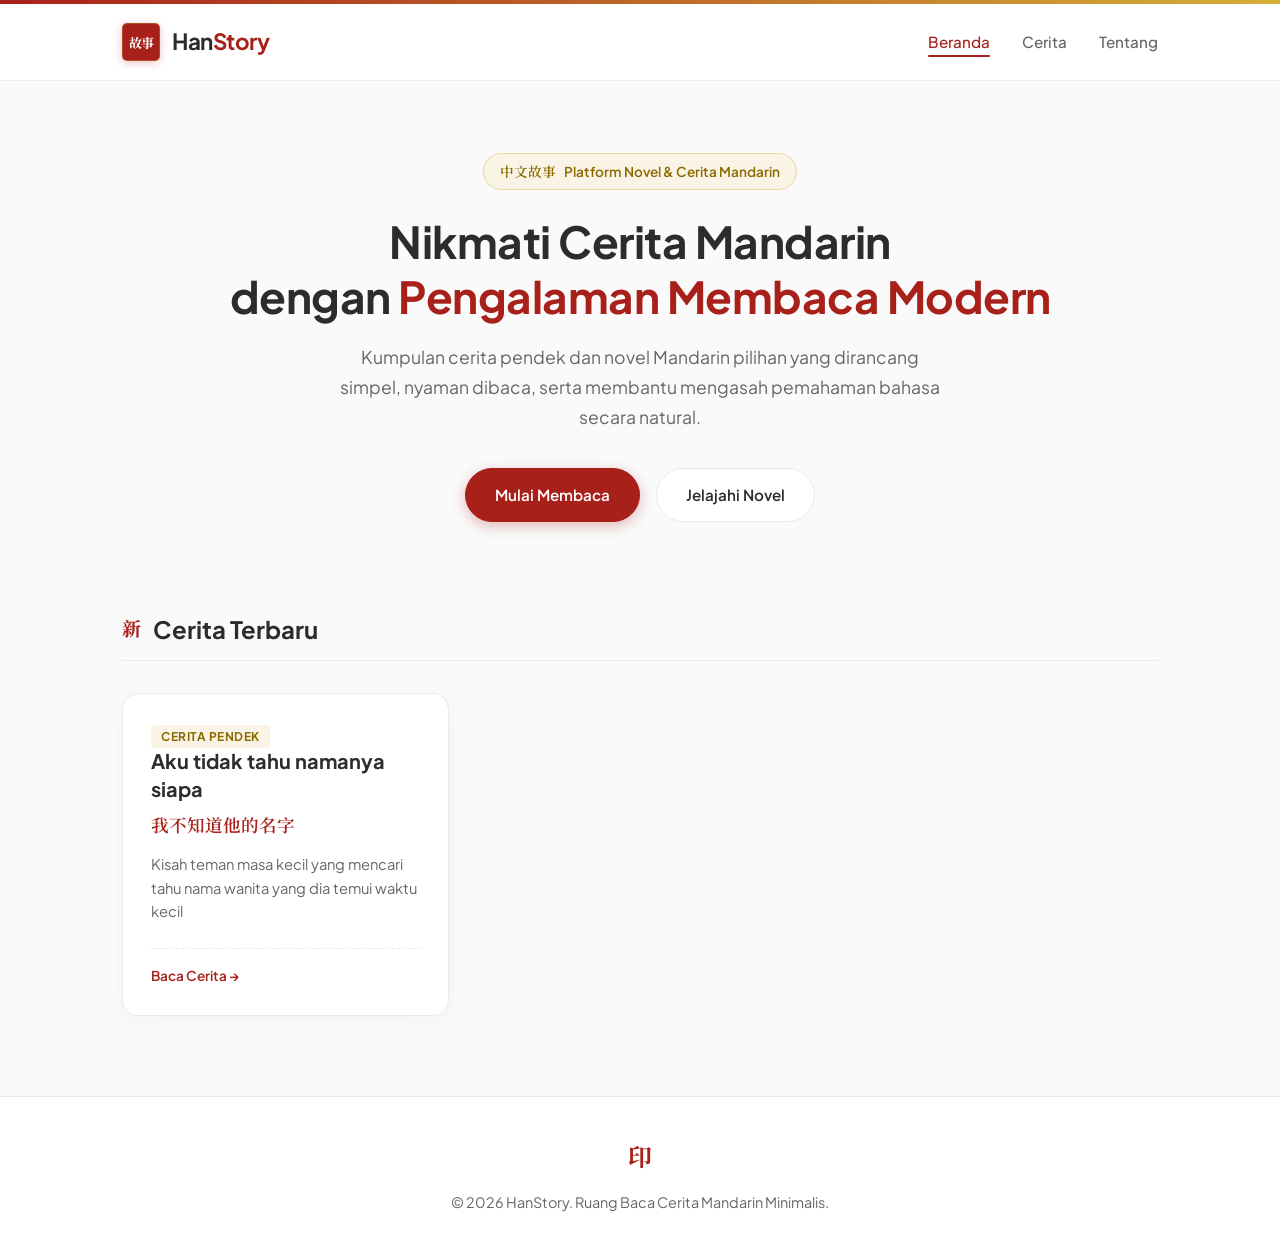
<file: index.html>
<!DOCTYPE html>
<html lang="id">
<head>
    <meta charset="UTF-8">
    <meta name="viewport" content="width=device-width, initial-scale=1.0">
    <title>HanStory - Cerita & Novel Mandarin</title>
    <!-- Google Fonts -->
    <link rel="preconnect" href="https://fonts.googleapis.com">
    <link rel="preconnect" href="https://fonts.gstatic.com" crossorigin>
    <link href="https://fonts.googleapis.com/css2?family=Noto+Serif+SC:wght@400;600;700&family=Plus+Jakarta+Sans:wght@400;500;600;700&display=swap" rel="stylesheet">
    <!-- Hubungkan ke File CSS External -->
    <link rel="stylesheet" href="style.css">
</head>
<body>

    <!-- Red and Gold Accent Bar -->
    <div class="top-accent-bar"></div>

    <!-- Navigation Header -->
    <header>
        <nav class="navbar">
            <a href="#" class="logo">
                <div class="logo-seal zh-text">故事</div>
                <div class="logo-text">Han<span>Story</span></div>
            </a>
            <ul class="nav-links">
                <li><a href="#" class="active">Beranda</a></li>
                <li><a href="cerita.html">Cerita</a></li>
                <li><a href="tentang.html">Tentang</a></li>
            </ul>
        </nav>
    </header>

    <!-- Hero Section -->
    <section class="hero">
        <div class="hero-badge">
            <span class="zh-text">中文故事</span> Platform Novel & Cerita Mandarin
        </div>
        <h1>Nikmati Cerita Mandarin<br>dengan <span class="highlight">Pengalaman Membaca Modern</span></h1>
        <p>Kumpulan cerita pendek dan novel Mandarin pilihan yang dirancang simpel, nyaman dibaca, serta membantu mengasah pemahaman bahasa secara natural.</p>
        <div class="hero-cta">
            <a href="#cerita-terbaru" class="btn btn-primary">Mulai Membaca</a>
            <a href="#" class="btn btn-secondary">Jelajahi Novel</a>
        </div>
    </section>

    <!-- Main Content Section -->
    <main class="content-section" id="cerita-terbaru">
        <div class="section-header">
            <div class="section-title">
                <span class="stamp zh-text">新</span>
                <h2>Cerita Terbaru</h2>
            </div>
        </div>

        <div class="grid-cards">
            <!-- Card 1 -->
            <article class="story-card">
                <div>
                    <span class="card-tag">Cerita Pendek</span>
                    <h3>Aku tidak tahu namanya siapa</h3>
                    <div class="zh-subtitle zh-text">我不知道他的名字</div>
                    <p>Kisah teman masa kecil yang mencari tahu nama wanita yang dia temui waktu kecil</p>
                </div>
                <div class="card-footer">
                    <a href="sesi1.html" class="read-link">Baca Cerita &rarr;</a>
                </div>
            </article>

            <!-- Card 2 -->
          

            <!-- Card 3 -->
            
        </div>
    </main>

    <!-- Footer -->
    <footer>
        <div class="footer-content">
            <div class="footer-seal zh-text">印</div>
            <p>&copy; 2026 HanStory. Ruang Baca Cerita Mandarin Minimalis.</p>
        </div>
    </footer>

</body>
</html>
</file>
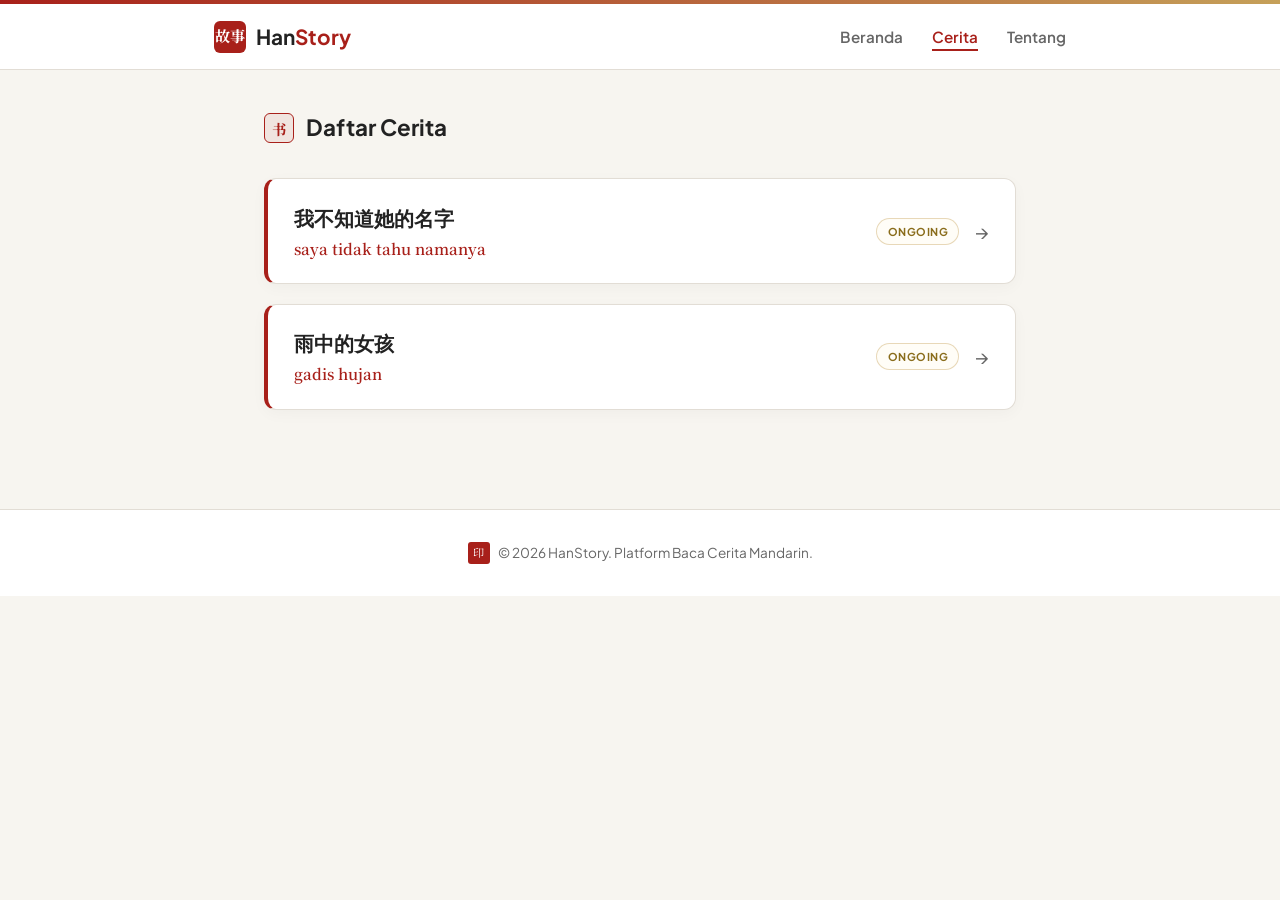
<file: cerita.html>
<!DOCTYPE html>
<html lang="id">
<head>
    <meta charset="UTF-8">
    <meta name="viewport" content="width=device-width, initial-scale=1.0">
    <title>Daftar Cerita - HanStory</title>
    <!-- Google Fonts -->
    <link rel="preconnect" href="https://fonts.googleapis.com">
    <link rel="preconnect" href="https://fonts.gstatic.com" crossorigin>
    <link href="https://fonts.googleapis.com/css2?family=Noto+Serif+SC:wght@400;600;700&family=Plus+Jakarta+Sans:wght@400;500;600;700&display=swap" rel="stylesheet">
    
    <!-- CSS Utama Halaman Cerita -->
    <link rel="stylesheet" href="cerita.css">
</head>
<body>

    <!-- Bar Aksen Atas -->
    <div class="top-accent-bar"></div>

    <!-- Header Navigation -->
    <header>
        <nav class="navbar">
            <a href="index.html" class="logo">
                <div class="logo-seal zh-text">故事</div>
                <div class="logo-text">Han<span>Story</span></div>
            </a>
            <ul class="nav-links">
                <li><a href="index.html">Beranda</a></li>
                <li><a href="cerita.html" class="active">Cerita</a></li>
                <li><a href="tentang.html">Tentang</a></li>
            </ul>
        </nav>
    </header>

    <!-- Konten Utama: Daftar Cerita (Hanya Judul) -->
    <main class="story-list-container">
        
        <div class="section-title">
            <span class="stamp zh-text">书</span>
            <h2>Daftar Cerita</h2>
        </div>

        <!-- CERITA 1 -->
        <a href="novel1.html" class="story-card-link">
            <div class="story-item">
                <div class="story-titles">
                    <h3 class="story-main-title">我不知道她的名字</h3>
                    <div class="story-subtitle zh-text">saya tidak tahu namanya</div>
                </div>
                <div class="story-status-box">
                    <span class="badge-status">ONGOING</span>
                    <span class="arrow-icon">→</span>
                </div>
            </div>
        </a>

        <!-- CERITA 2 -->

        <a href="novel ke-2.html" class="story-card-link">
            <div class="story-item">
                <div class="story-titles">
                    <h3 class="story-main-title">雨中的女孩</h3>
                    <div class="story-subtitle zh-text">gadis hujan</div>
                </div>
                <div class="story-status-box">
                    <span class="badge-status">ONGOING</span>
                    <span class="arrow-icon">→</span>
                </div>
            </div>
        </a>
        

        <!-- CERITA 3 -->
       
        
    </main>

    <!-- Footer -->
    <footer>
        <div class="footer-content">
            <div class="footer-seal zh-text">印</div>
            <p>&copy; 2026 HanStory. Platform Baca Cerita Mandarin.</p>
        </div>
    </footer>

</body>
</html>
</file>
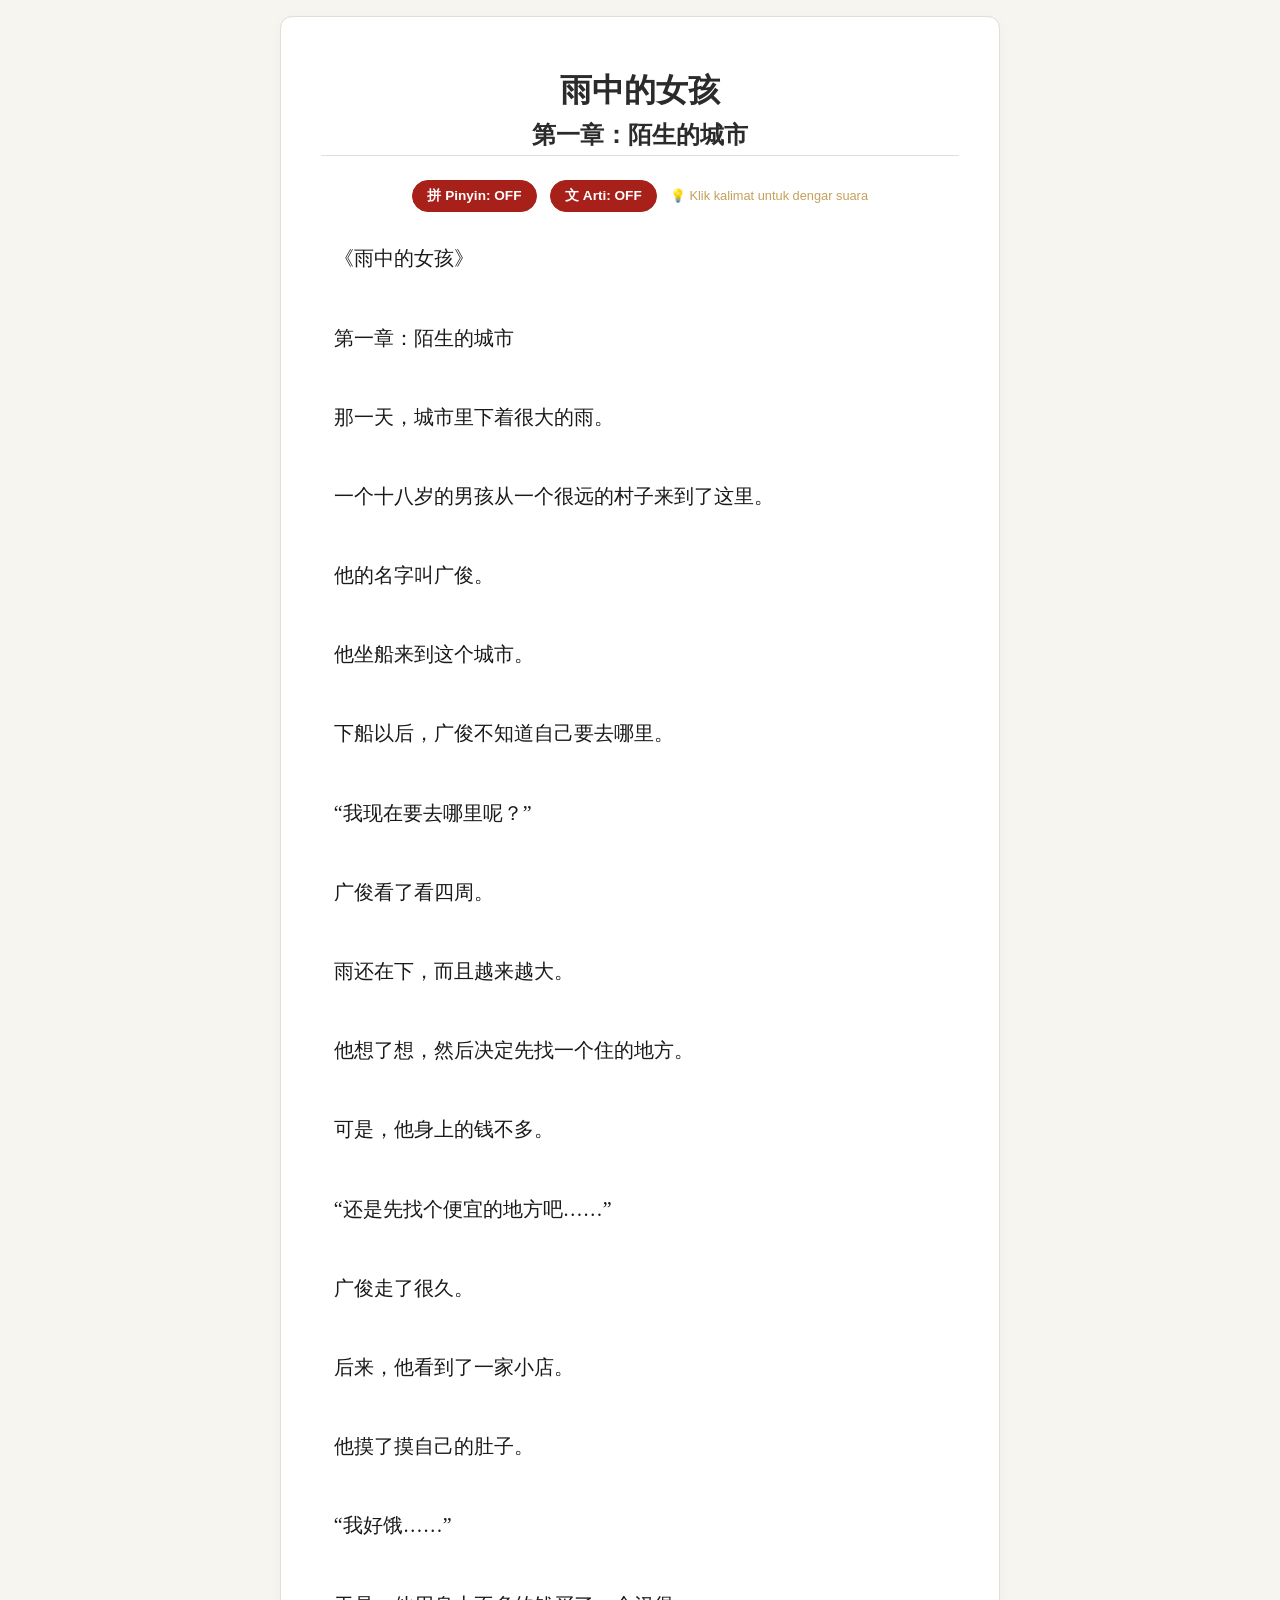
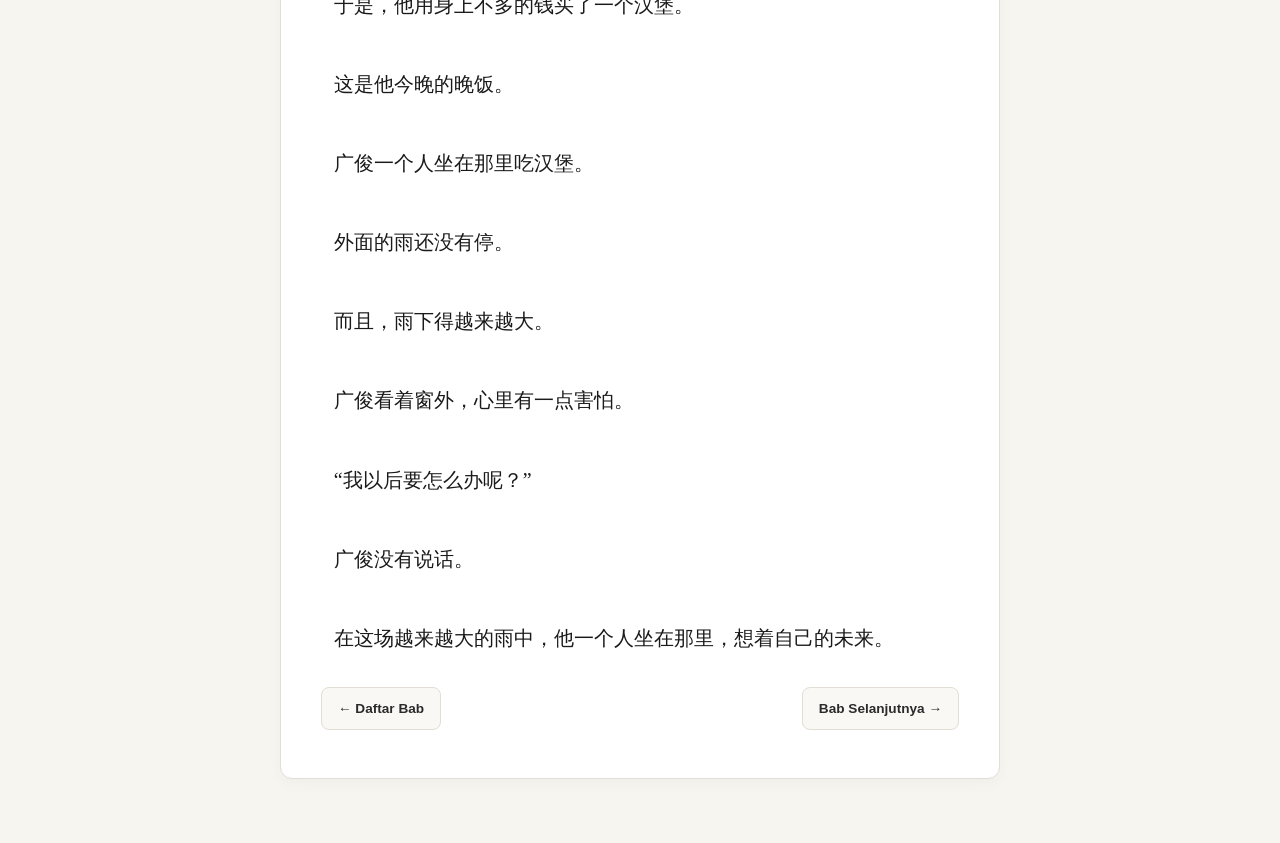
<file: n2-ch1.html>
<!DOCTYPE html>
<html lang="zh-CN">
<head>
    <meta charset="UTF-8">
    <meta name="viewport" content="width=device-width, initial-scale=1.0">
    <title>雨中的女孩 - 第一章：陌生的城市</title>
    <!-- Hubungkan ke CSS kamu -->
    <link rel="stylesheet" href="reader.css">
</head>
<body data-chapter="n2-ch1">

    <div class="reader-container">
        <!-- Header Bab -->
        <header class="chapter-header">
            <h1>雨中的女孩</h1>
            <h2>第一章：陌生的城市</h2>
        </header>

        <!-- Konten Cerita (Tag <p></p> kosong disesuaikan dengan jumlah kalimat di JS) -->
        <main class="story-content">
            <p></p>
            <p></p>
            <p></p>
            <p></p>
            <p></p>
            <p></p>
            <p></p>
            <p></p>
            <p></p>
            <p></p>
            <p></p>
            <p></p>
            <p></p>
            <p></p>
            <p></p>
            <p></p>
            <p></p>
            <p></p>
            <p></p>
            <p></p>
            <p></p>
            <p></p>
            <p></p>
            <p></p>
            <p></p>
            <p></p>
        </main>

        <!-- Navigasi Bab -->
        <nav class="chapter-navigation">
            <a href="detail-cerita.html" class="btn-nav ">← Daftar Bab</a>
            <a href="n2-ch2.html" class="btn-nav next">Bab Selanjutnya →</a>
        </nav>
    </div>

    <!-- Script Utama untuk Injeksi Ruby/Pinyin, Arti, dan Pemutar Audio -->
    <script src="reader.js"></script>
</body>
</html>
</file>
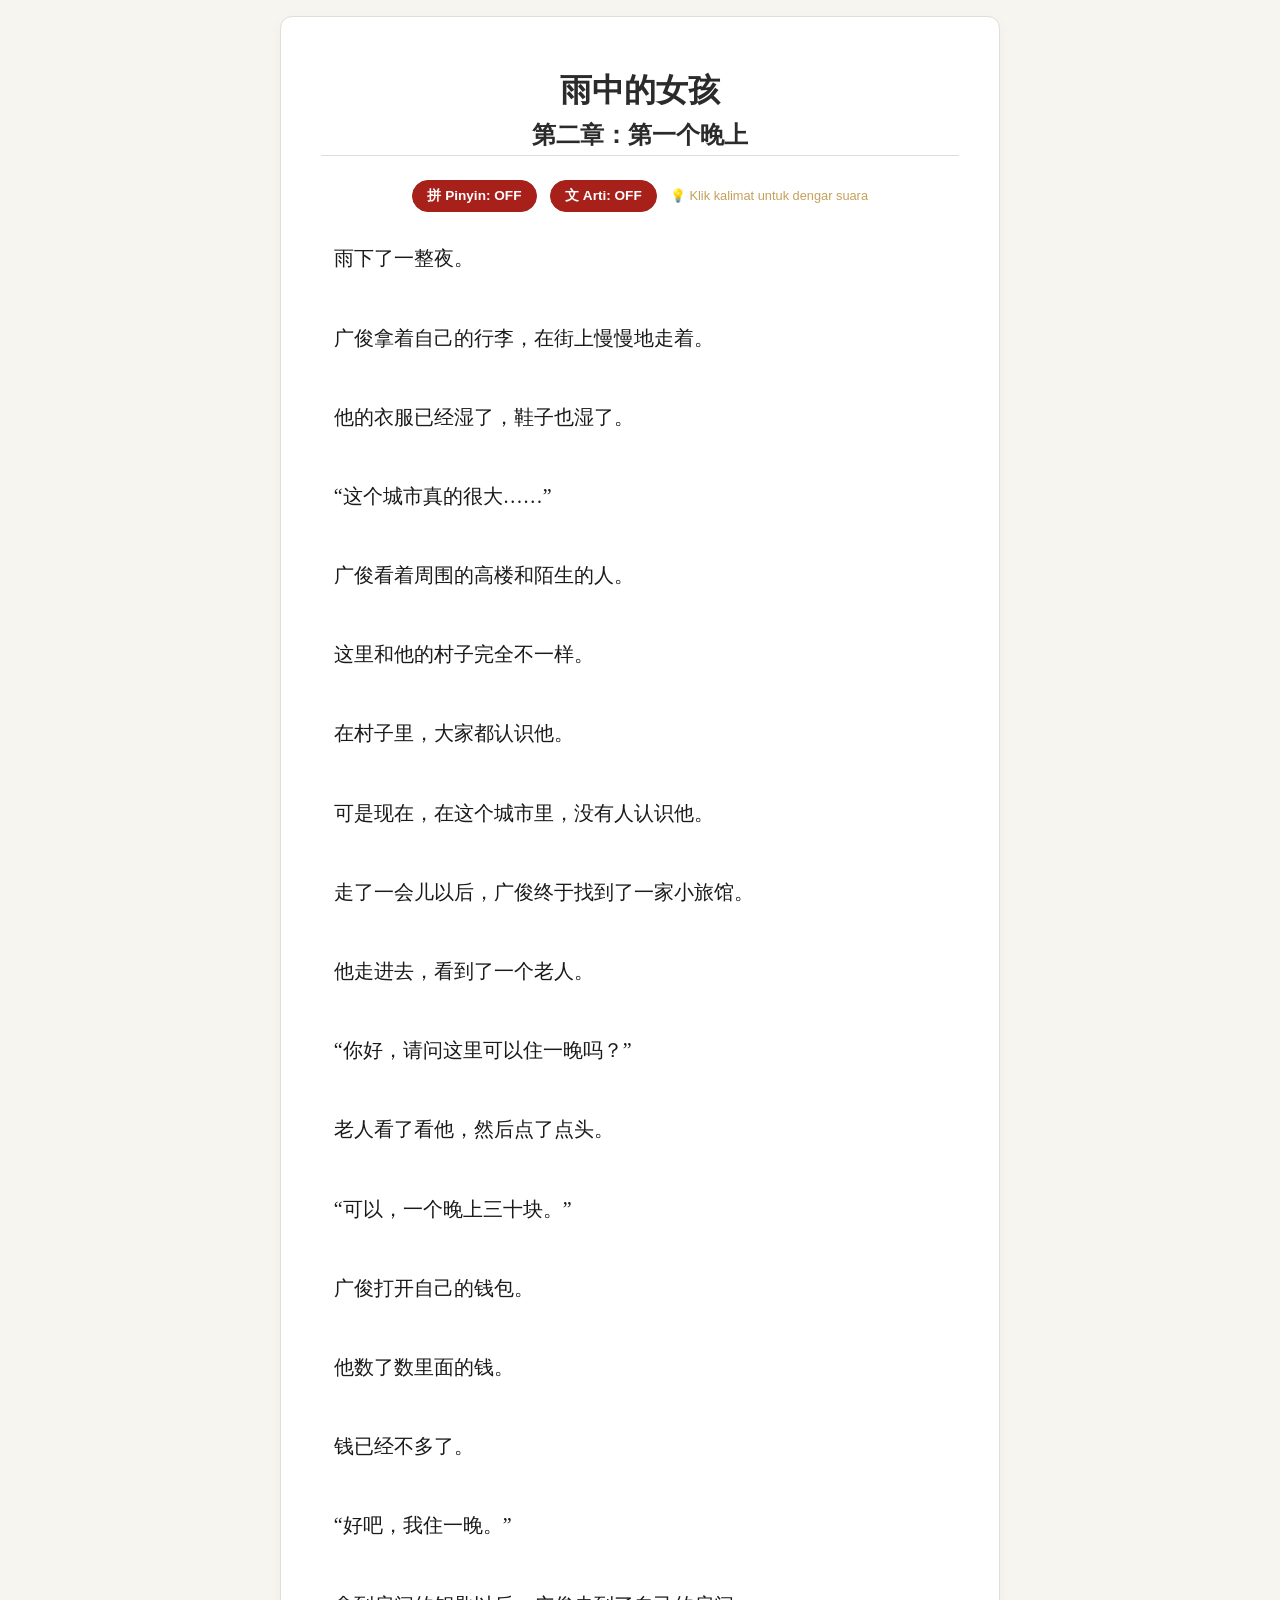
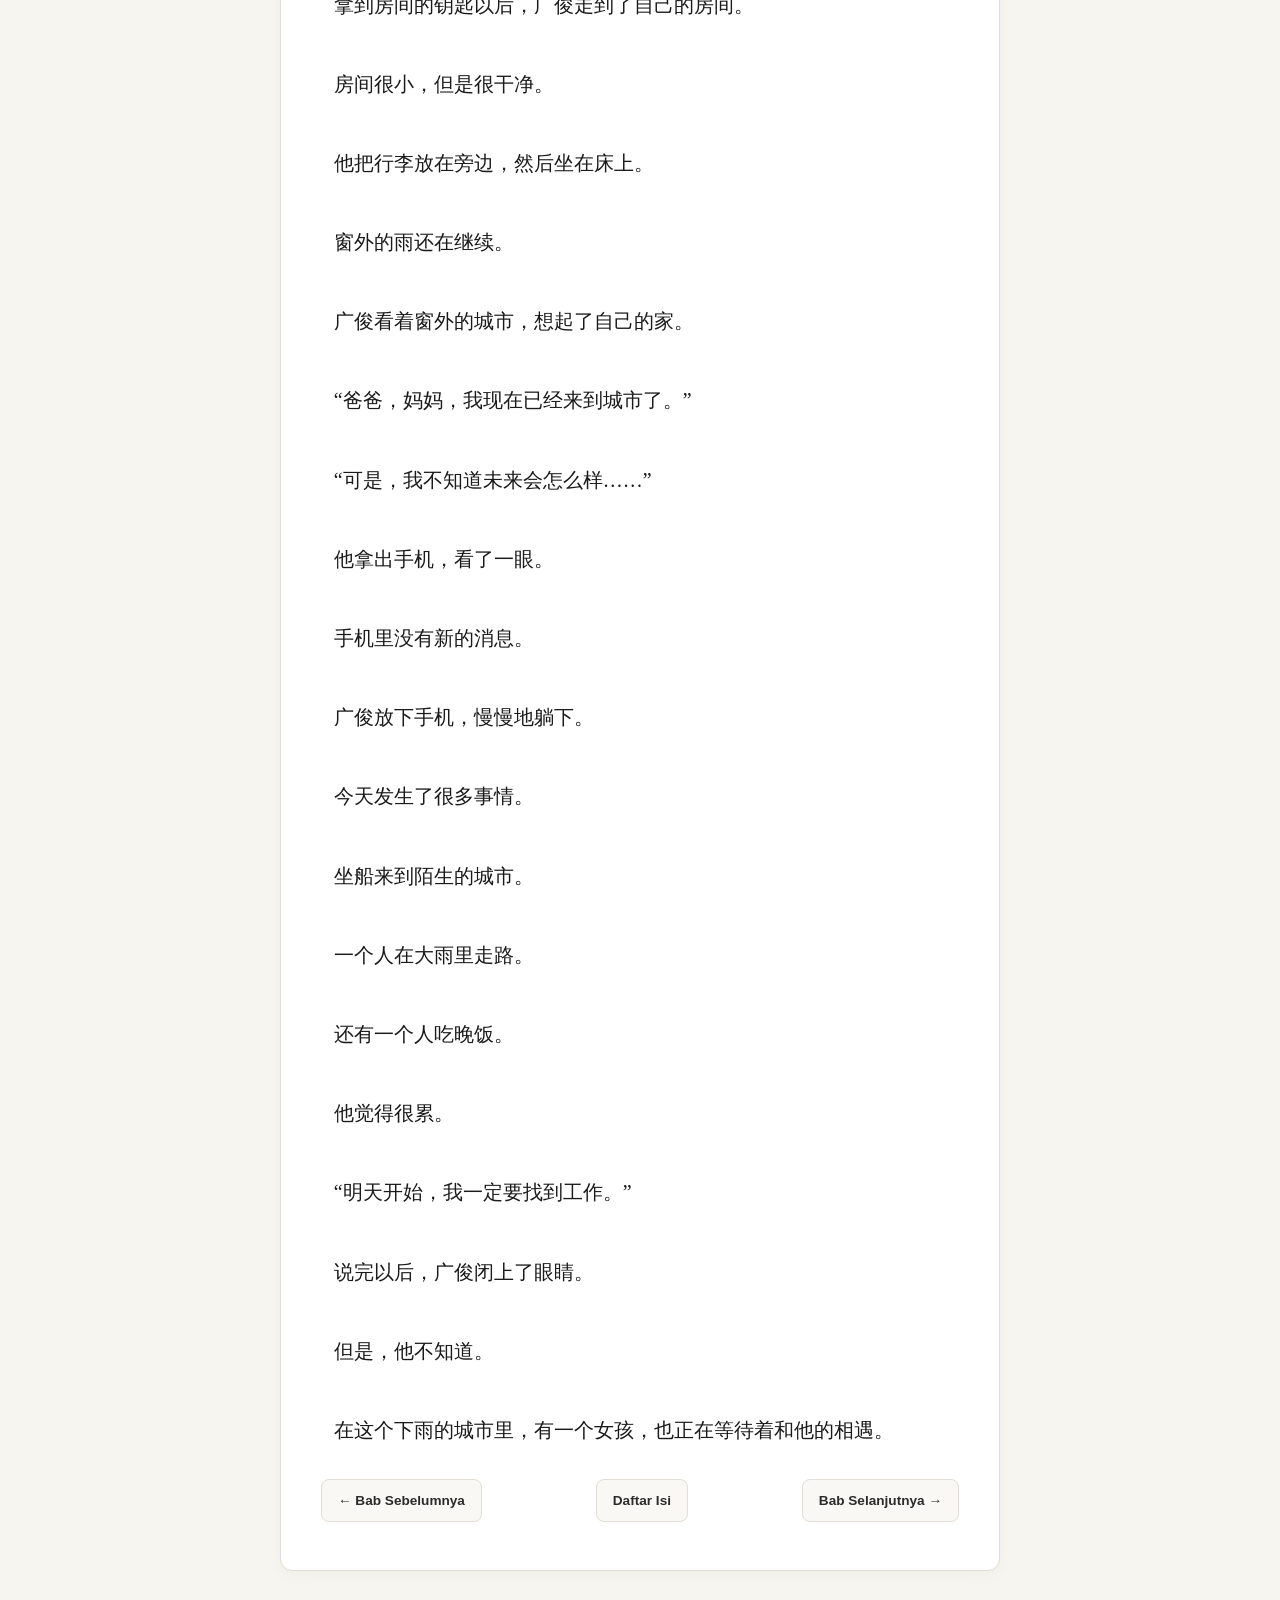
<file: n2-ch2.html>
<!DOCTYPE html>
<html lang="zh-CN">
<head>
    <meta charset="UTF-8">
    <meta name="viewport" content="width=device-width, initial-scale=1.0">
    <title>雨中的女孩 - 第二章：第一个晚上</title>
    <!-- Hubungkan ke CSS kamu (sesuaikan nama filenya jika berbeda) -->
    <link rel="stylesheet" href="reader.css">
</head>
<body data-chapter="n2-ch2">


    <div class="reader-container">
        <!-- Header Bab -->
        <header class="chapter-header">
            <h1>雨中的女孩</h1>
            <h2>第二章：第一个晚上</h2>
        </header>

        <!-- Konten Cerita (Jumlah tag <p> disesuaikan dengan jumlah kalimat di JS) -->
        <main class="story-content">
            <p></p>
            <p></p>
            <p></p>
            <p></p>
            <p></p>
            <p></p>
            <p></p>
            <p></p>
            <p></p>
            <p></p>
            <p></p>
            <p></p>
            <p></p>
            <p></p>
            <p></p>
            <p></p>
            <p></p>
            <p></p>
            <p></p>
            <p></p>
            <p></p>
            <p></p>
            <p></p>
            <p></p>
            <p></p>
            <p></p>
            <p></p>
            <p></p>
            <p></p>
            <p></p>
            <p></p>
            <p></p>
            <p></p>
            <p></p>
            <p></p>
            <p></p>
            <p></p>
            <p></p>
        </main>

        <!-- Navigasi Bab -->
        <nav class="chapter-navigation">
            <a href="n2-ch1.html" class="btn-nav next">← Bab Sebelumnya</a>
            <a href="novel ke-2.html" class="btn-nav">Daftar Isi</a>
            <a href="n2-ch3.html" class="btn-nav next">Bab Selanjutnya →</a>
        </nav>
    </div>

    <!-- Script Utama untuk Injeksi Ruby/Pinyin, Arti, dan Pemutar Audio -->
    <script src="reader.js"></script>
</body>
</html>
</file>
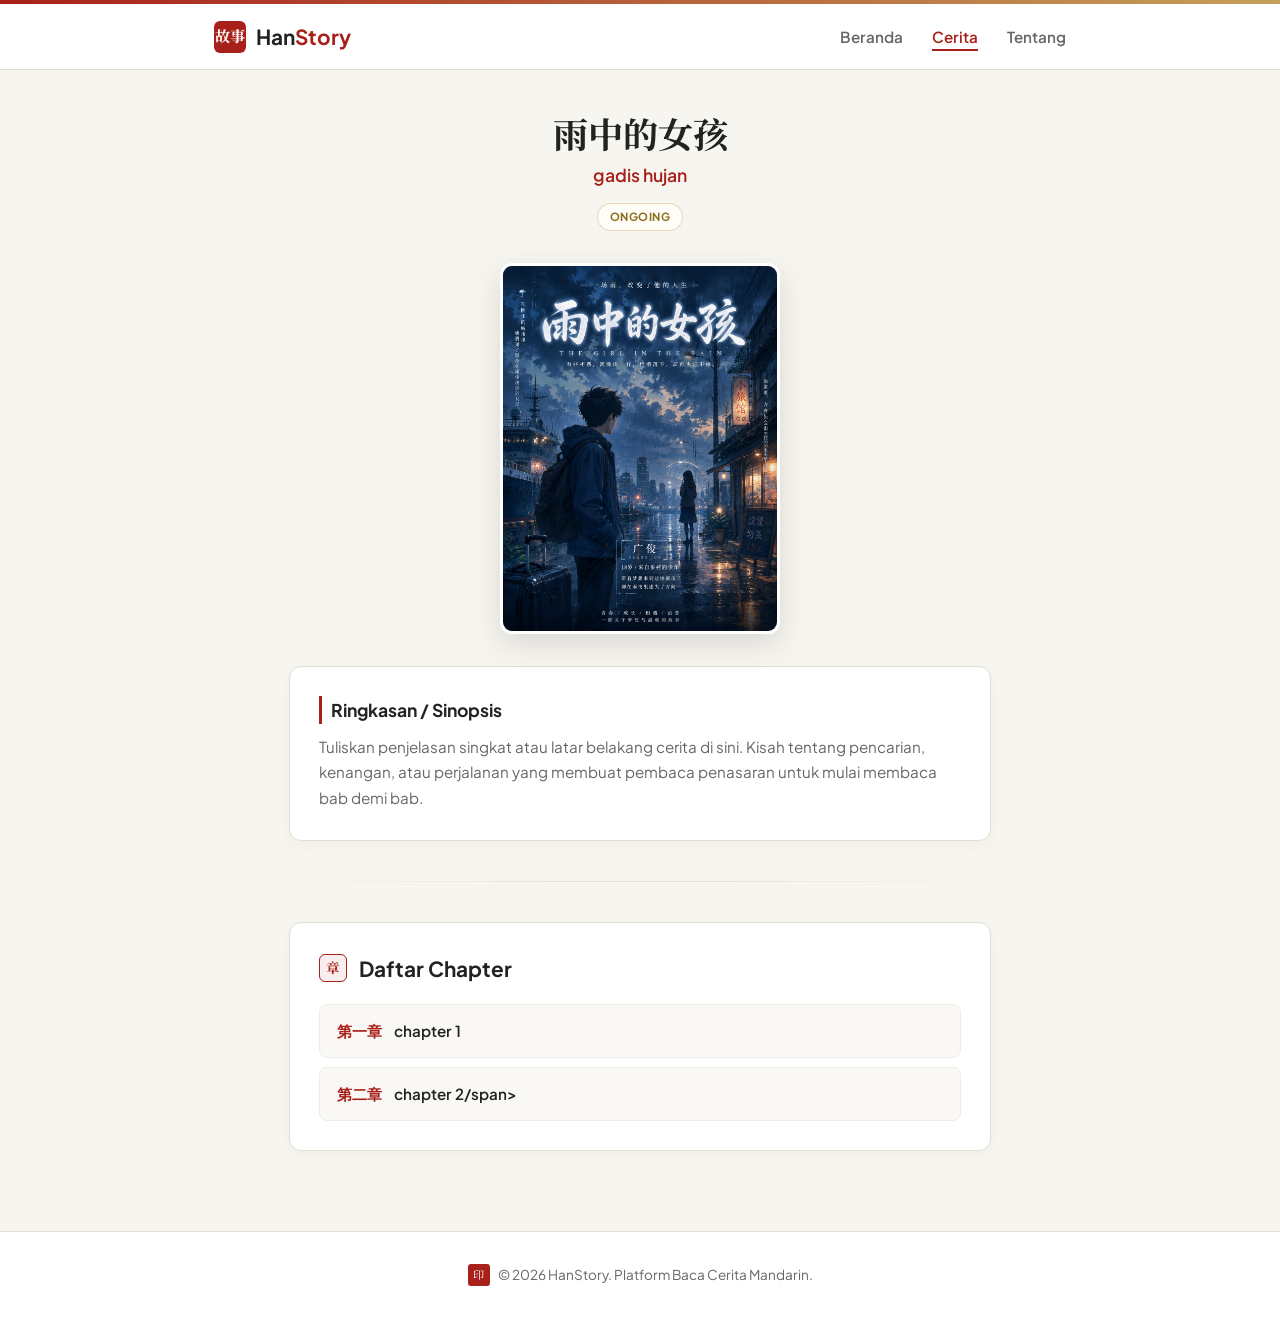
<file: novel ke-2.html>
<!doctype html>
<html lang="id">
  <head>
    <meta charset="UTF-8" />
    <meta name="viewport" content="width=device-width, initial-scale=1.0" />
    <title>Detail Cerita - HanStory</title>
    <!-- Google Fonts -->
    <link rel="preconnect" href="https://fonts.googleapis.com" />
    <link rel="preconnect" href="https://fonts.gstatic.com" crossorigin />
    <link href="https://fonts.googleapis.com/css2?family=Noto+Serif+SC:wght@400;600;700&family=Plus+Jakarta+Sans:wght@400;500;600;700&display=swap" rel="stylesheet" />

    <!-- Link CSS Khusus Detail Cerita -->
    <link rel="stylesheet" href="detail-cerita.css" />
  </head>
  <body>
    <!-- Bar Aksen Atas -->
    <div class="top-accent-bar"></div>

    <!-- Header Navigation -->
    <header>
      <nav class="navbar">
        <a href="index.html" class="logo">
          <div class="logo-seal zh-text">故事</div>
          <div class="logo-text">Han<span>Story</span></div>
        </a>
        <ul class="nav-links">
          <li><a href="index.html">Beranda</a></li>
          <li><a href="cerita.html" class="active">Cerita</a></li>
          <li><a href="tentang.html">Tentang</a></li>
        </ul>
      </nav>
    </header>

    <!-- Main Content Detail Cerita -->
    <main class="detail-container">
      <!-- 1. JUDUL CERITA -->
      <div class="story-title-box">
        <h1 class="main-title zh-text">雨中的女孩</h1>
        <p class="title-translation">gadis hujan</p>
        <span class="badge-status">ONGOING</span>
      </div>

      <!-- 2. POSTER CERITA -->
      <div class="poster-wrapper">
        <img src="poster2.jpg" alt="Poster Cerita" class="story-poster" />
      </div>

      <!-- 3. SUB JUDUL / SINOPSIS -->
      <div class="synopsis-box">
        <h3 class="synopsis-heading">Ringkasan / Sinopsis</h3>
        <p class="synopsis-text">Tuliskan penjelasan singkat atau latar belakang cerita di sini. Kisah tentang pencarian, kenangan, atau perjalanan yang membuat pembaca penasaran untuk mulai membaca bab demi bab.</p>
      </div>

      <!-- 4. GARIS PEMISAH -->
      <hr class="section-divider" />

      <!-- 5. DAFTAR CHAPTER -->
      <section class="chapter-section">
        <div class="chapter-header">
          <span class="stamp zh-text">章</span>
          <h2>Daftar Chapter</h2>
        </div>

        <ul class="chapter-list">
          <li>
            <a href="n2-ch1.html" class="chapter-item">
              <div class="chapter-info">
                <span class="chapter-number">第一章</span>
                <span class="chapter-title-text">chapter 1</span>
              </div>
            </a>
          </li>

           <li>
            <a href="n2-ch2.html" class="chapter-item">
              <div class="chapter-info">
                <span class="chapter-number">第二章</span>
                <span class="chapter-title-text">chapter 2/span>
              </div>
            </a>
          </li>

        </ul>
      </section>
    </main>

    <!-- Footer -->
    <footer>
      <div class="footer-content">
        <div class="footer-seal zh-text">印</div>
        <p>&copy; 2026 HanStory. Platform Baca Cerita Mandarin.</p>
      </div>
    </footer>
  </body>
</html>
</file>
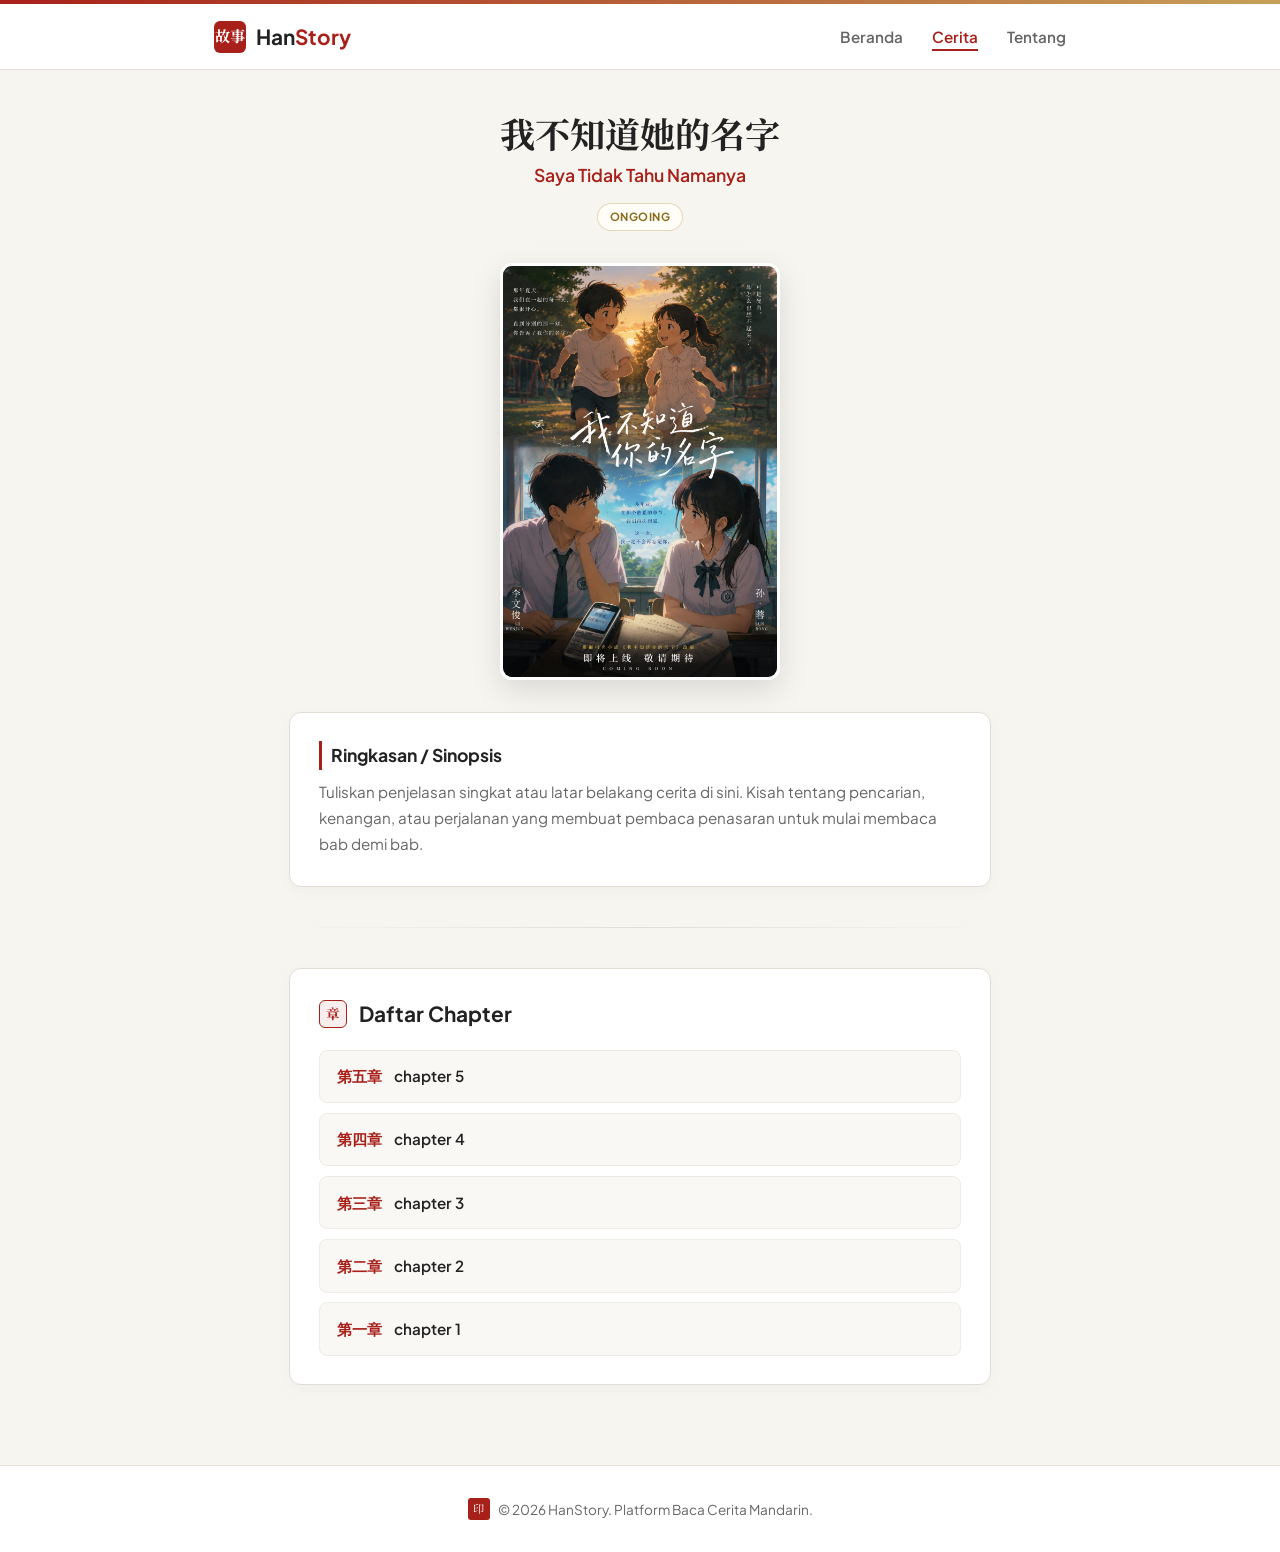
<file: novel1.html>
<!DOCTYPE html>
<html lang="id">
<head>
    <meta charset="UTF-8">
    <meta name="viewport" content="width=device-width, initial-scale=1.0">
    <title>Detail Cerita - HanStory</title>
    <!-- Google Fonts -->
    <link rel="preconnect" href="https://fonts.googleapis.com">
    <link rel="preconnect" href="https://fonts.gstatic.com" crossorigin>
    <link href="https://fonts.googleapis.com/css2?family=Noto+Serif+SC:wght@400;600;700&family=Plus+Jakarta+Sans:wght@400;500;600;700&display=swap" rel="stylesheet">
    
    <!-- Link CSS Khusus Detail Cerita -->
    <link rel="stylesheet" href="detail-cerita.css">
</head>
<body>

    <!-- Bar Aksen Atas -->
    <div class="top-accent-bar"></div>

    <!-- Header Navigation -->
    <header>
        <nav class="navbar">
            <a href="index.html" class="logo">
                <div class="logo-seal zh-text">故事</div>
                <div class="logo-text">Han<span>Story</span></div>
            </a>
            <ul class="nav-links">
                <li><a href="index.html">Beranda</a></li>
                <li><a href="cerita.html" class="active">Cerita</a></li>
                <li><a href="tentang.html">Tentang</a></li>
            </ul>
        </nav>
    </header>

    <!-- Main Content Detail Cerita -->
    <main class="detail-container">
        
        <!-- 1. JUDUL CERITA -->
        <div class="story-title-box">
            <h1 class="main-title zh-text">我不知道她的名字</h1>
            <p class="title-translation">Saya Tidak Tahu Namanya</p>
            <span class="badge-status">ONGOING</span>
        </div>

        <!-- 2. POSTER CERITA -->
        <div class="poster-wrapper">
            <img src="poster.jpg" alt="Poster Cerita" class="story-poster">
        </div>

        <!-- 3. SUB JUDUL / SINOPSIS -->
        <div class="synopsis-box">
            <h3 class="synopsis-heading">Ringkasan / Sinopsis</h3>
            <p class="synopsis-text">
                Tuliskan penjelasan singkat atau latar belakang cerita di sini. Kisah tentang pencarian, kenangan, atau perjalanan yang membuat pembaca penasaran untuk mulai membaca bab demi bab.
            </p>
        </div>

        <!-- 4. GARIS PEMISAH -->
        <hr class="section-divider">

        <!-- 5. DAFTAR CHAPTER -->
        <section class="chapter-section">
            <div class="chapter-header">
                <span class="stamp zh-text">章</span>
                <h2>Daftar Chapter</h2>
            </div>

            <ul class="chapter-list">


                <li>
                    <a href="sesi5.html" class="chapter-item">
                        <div class="chapter-info">
                            <span class="chapter-number">第五章</span>
                            <span class="chapter-title-text">chapter 5</span>
                        </div>
                    </a>
                </li>

                 <li>
                    <a href="sesi4.html" class="chapter-item">
                        <div class="chapter-info">
                            <span class="chapter-number">第四章</span>
                            <span class="chapter-title-text">chapter 4</span>
                        </div>
                    </a>
                </li>


                <li>
                    <a href="sesi3.html" class="chapter-item">
                        <div class="chapter-info">
                            <span class="chapter-number">第三章</span>
                            <span class="chapter-title-text">chapter 3</span>
                        </div>
                    </a>
                </li>
                <li>
                    <a href="sesi2.html" class="chapter-item">
                        <div class="chapter-info">
                            <span class="chapter-number">第二章</span>
                            <span class="chapter-title-text">chapter 2</span>
                        </div>
                    </a>
                </li>
                <li>
                    <a href="sesi1.html" class="chapter-item">
                        <div class="chapter-info">
                            <span class="chapter-number">第一章</span>
                            <span class="chapter-title-text">chapter 1</span>
                        </div>
                    </a>
                </li>
            </ul>
        </section>

    </main>

    <!-- Footer -->
    <footer>
        <div class="footer-content">
            <div class="footer-seal zh-text">印</div>
            <p>&copy; 2026 HanStory. Platform Baca Cerita Mandarin.</p>
        </div>
    </footer>

</body>
</html>
</file>
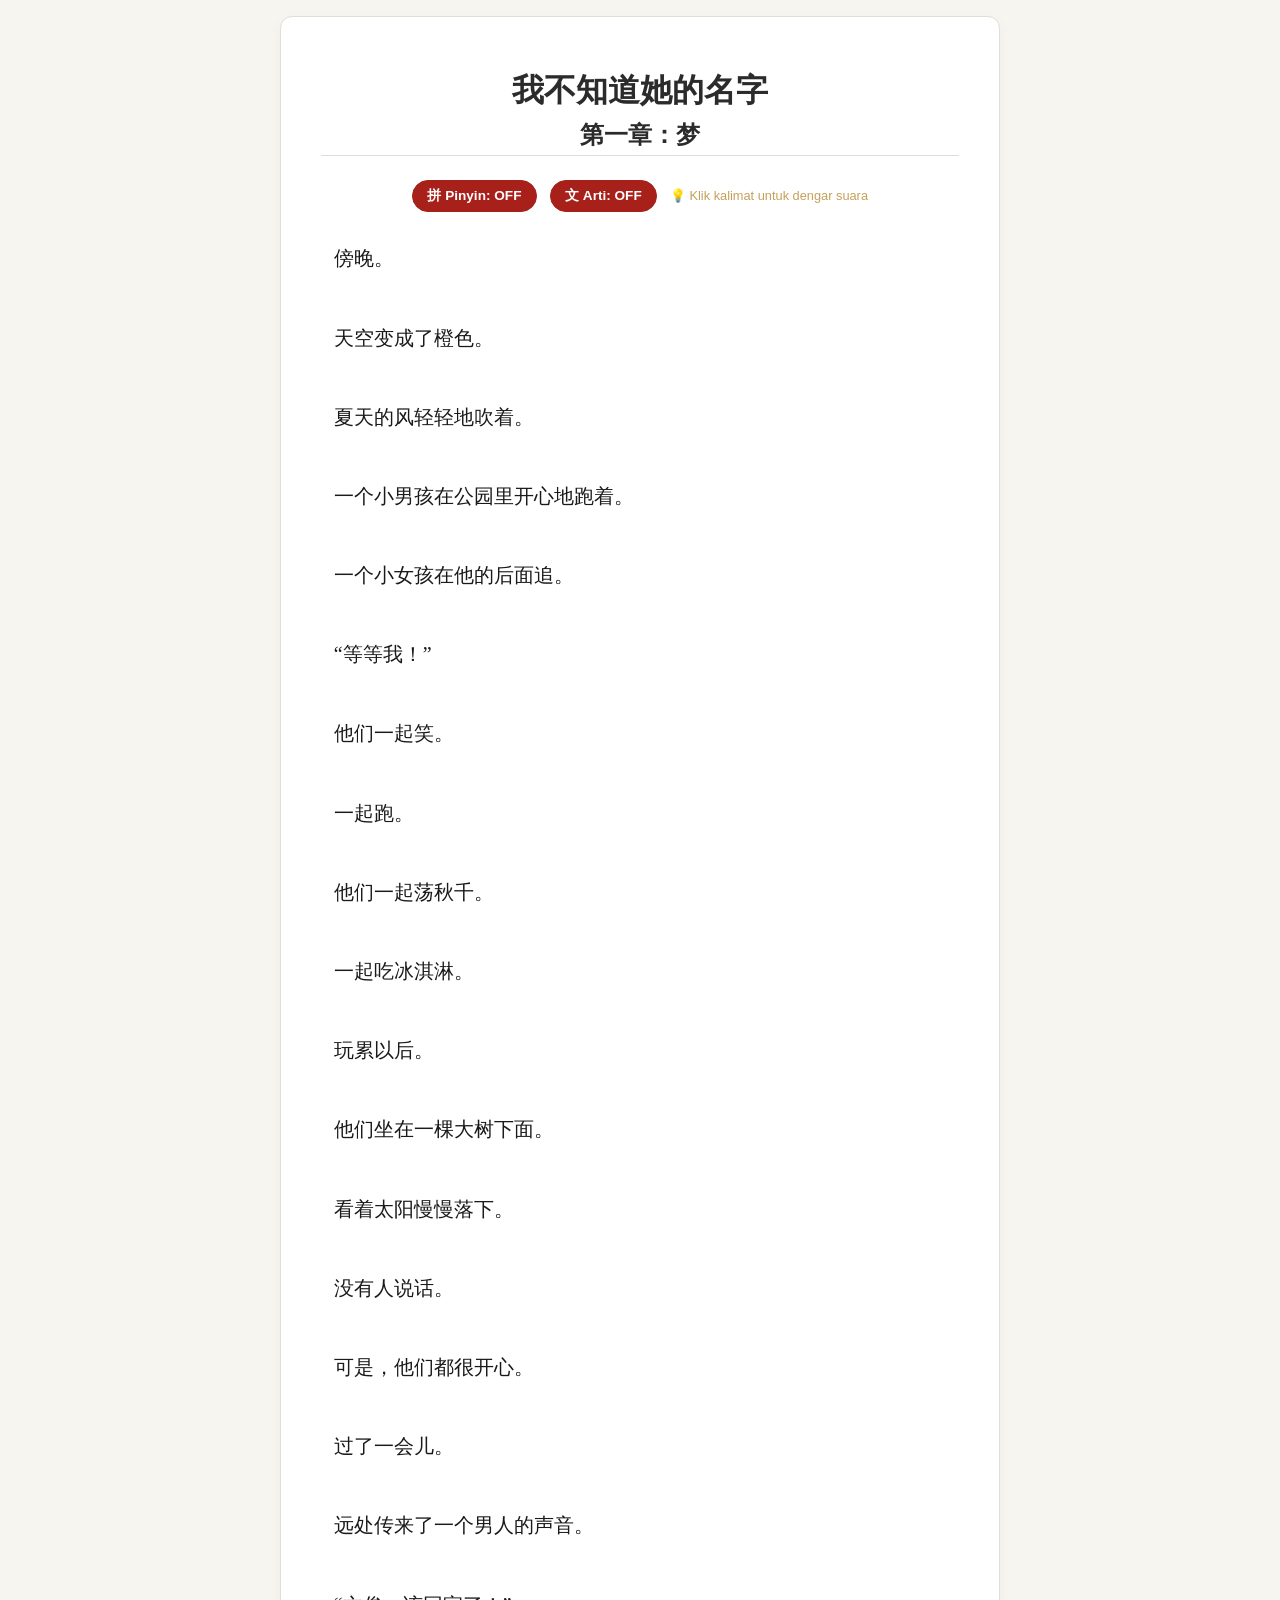
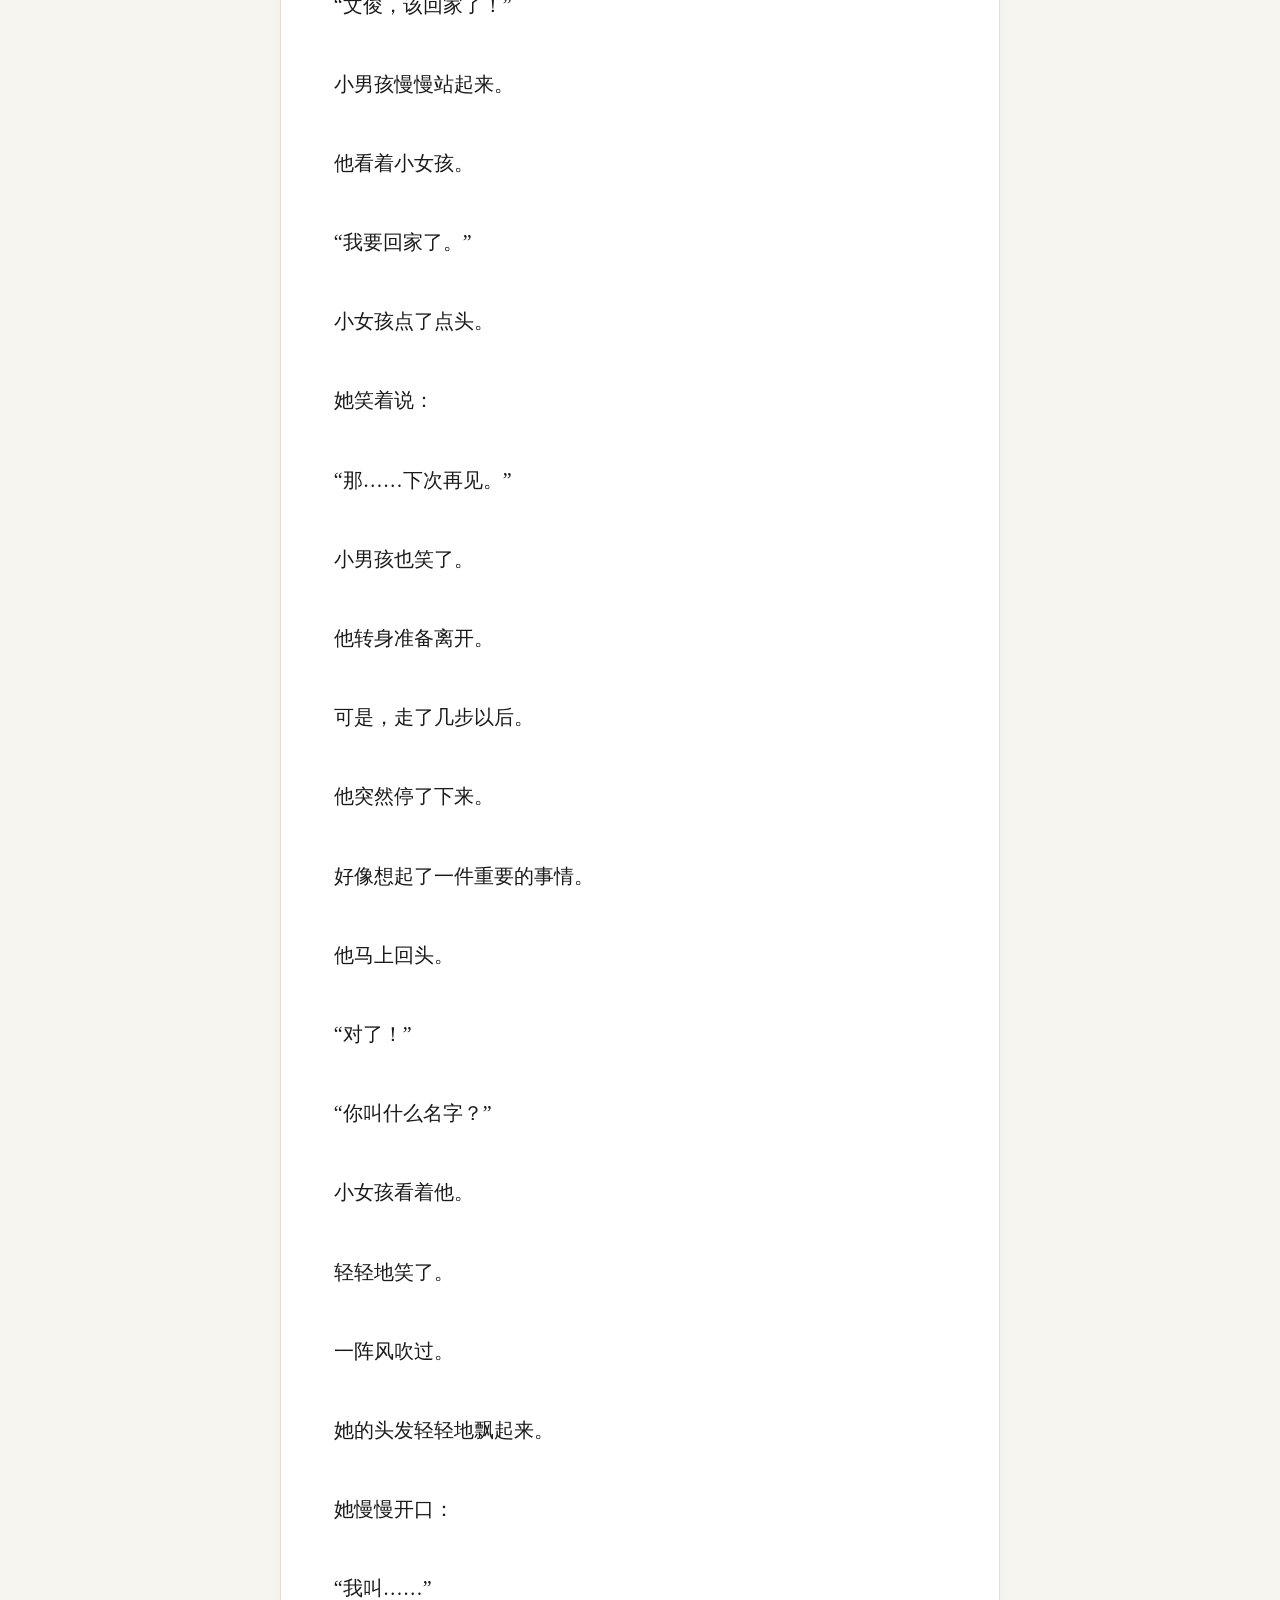
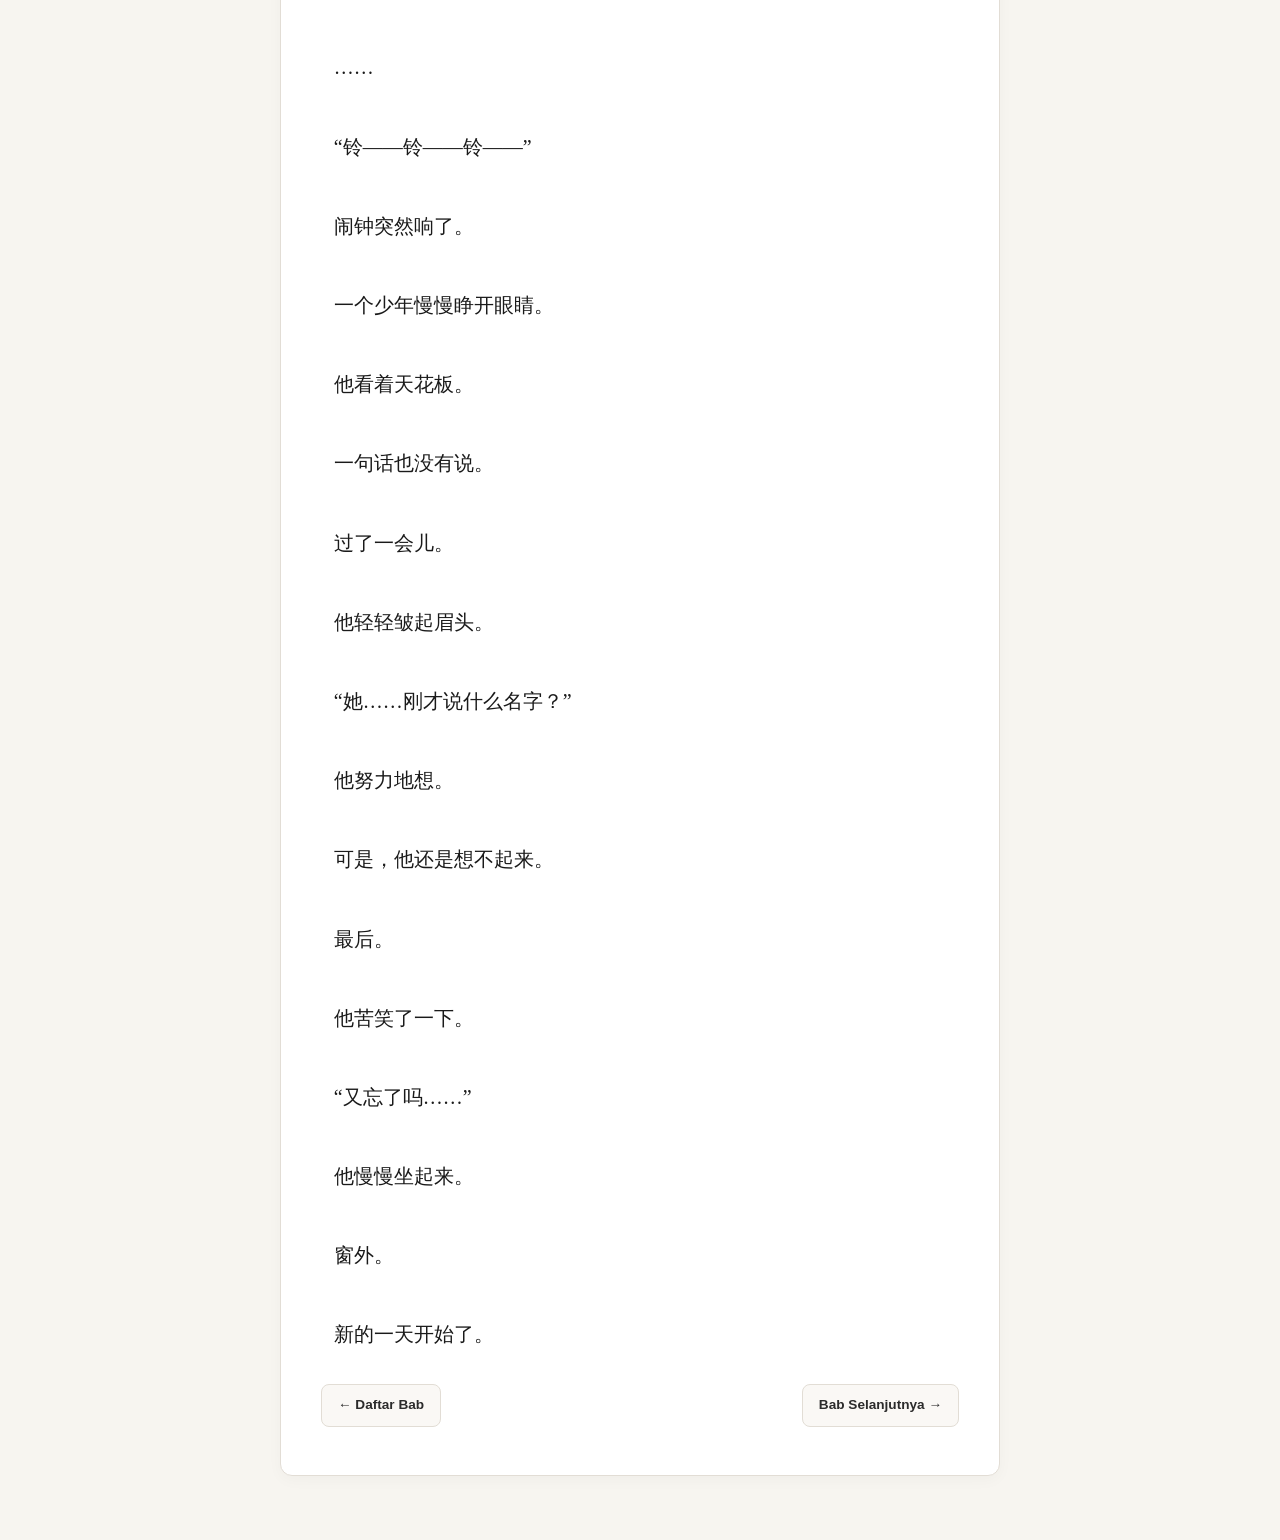
<file: sesi1.html>
<!DOCTYPE html>
<html lang="zh-CN">
<head>
    <meta charset="UTF-8">
    <meta name="viewport" content="width=device-width, initial-scale=1.0">
    <title>我不知道他的名字 - 第一章：梦</title>
    <!-- Hubungkan ke file reader.css -->
    <link rel="stylesheet" href="reader.css">
</head>
<body data-chapter="sesi1">

    <div class="reader-container">
        <!-- Header Bab -->
        <header class="chapter-header">
            <h1>我不知道她的名字</h1>
            <h2>第一章：梦</h2>
        </header>

        <!-- Konten Cerita (56 tag <p></p> sesuai jumlah kalimat di story.js) -->
        <main class="story-content">
            <p></p>
            <p></p>
            <p></p>
            <p></p>
            <p></p>
            <p></p>
            <p></p>
            <p></p>
            <p></p>
            <p></p>
            <p></p>
            <p></p>
            <p></p>
            <p></p>
            <p></p>
            <p></p>
            <p></p>
            <p></p>
            <p></p>
            <p></p>
            <p></p>
            <p></p>
            <p></p>
            <p></p>
            <p></p>
            <p></p>
            <p></p>
            <p></p>
            <p></p>
            <p></p>
            <p></p>
            <p></p>
            <p></p>
            <p></p>
            <p></p>
            <p></p>
            <p></p>
            <p></p>
            <p></p>
            <p></p>
            <p></p>
            <p></p>
            <p></p>
            <p></p>
            <p></p>
            <p></p>
            <p></p>
            <p></p>
            <p></p>
            <p></p>
            <p></p>
            <p></p>
            <p></p>
            <p></p>
            <p></p>
            <p></p>
        </main>

        <!-- Navigasi Bab -->
        <nav class="chapter-navigation">
            <a href="novel1.html" class="btn-nav">← Daftar Bab</a>
            <a href="sesi2.html" class="btn-nav next">Bab Selanjutnya →</a>
        </nav>
    </div>

    <!-- Script JS Khusus Novel 1 -->
    <script src="story.js"></script>
</body>
</html>
</file>
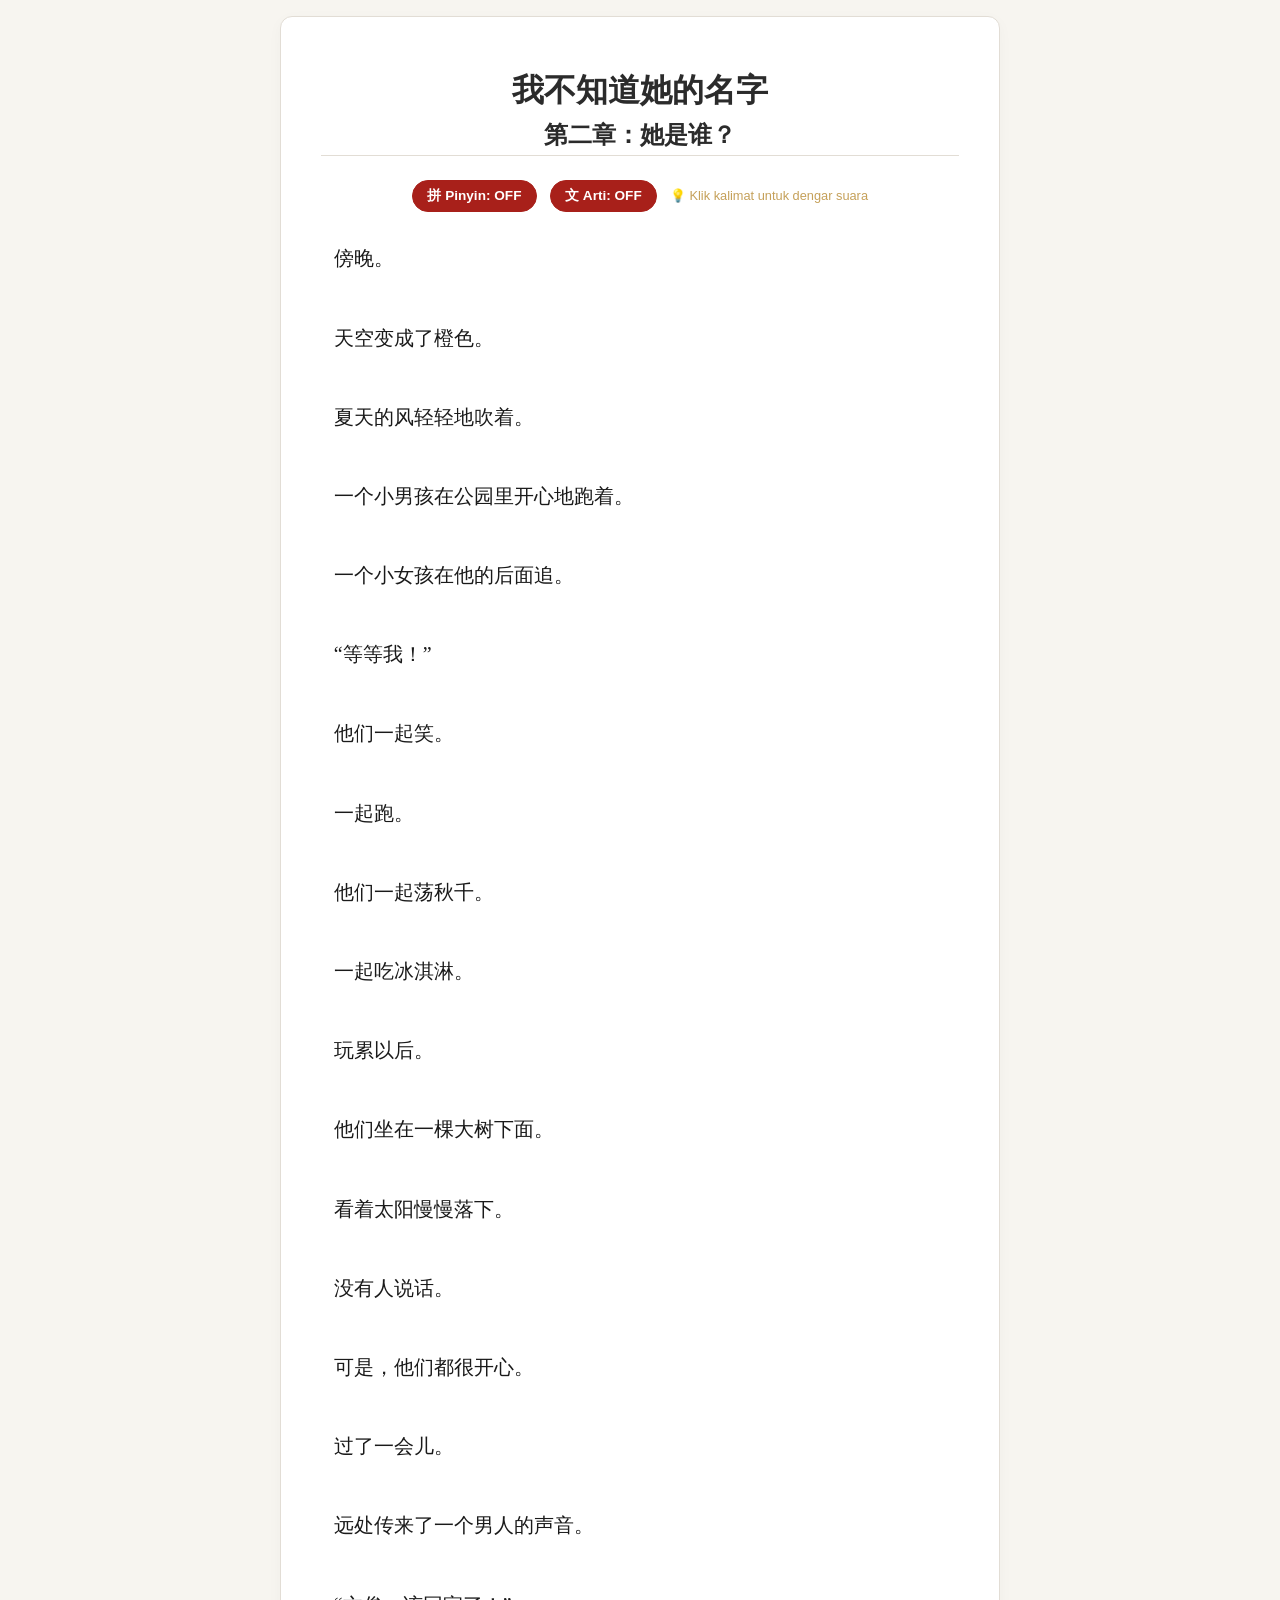
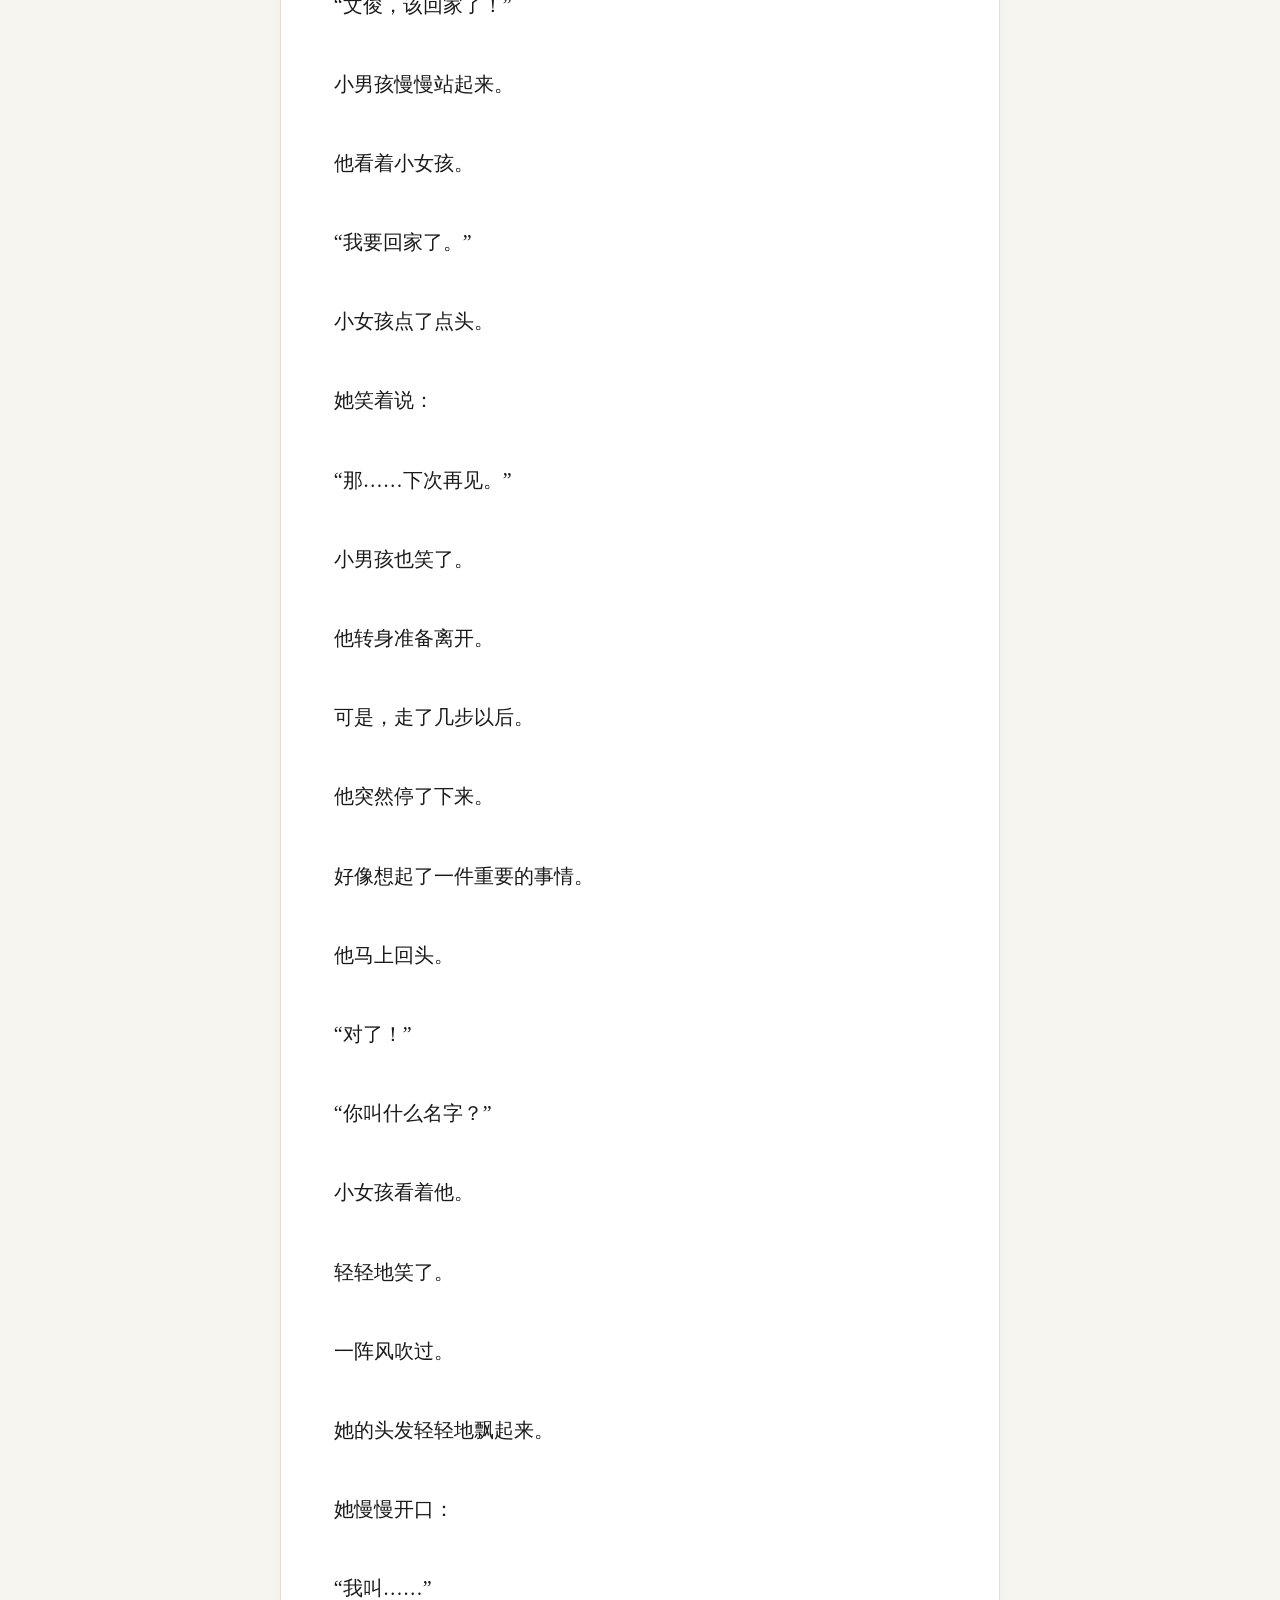
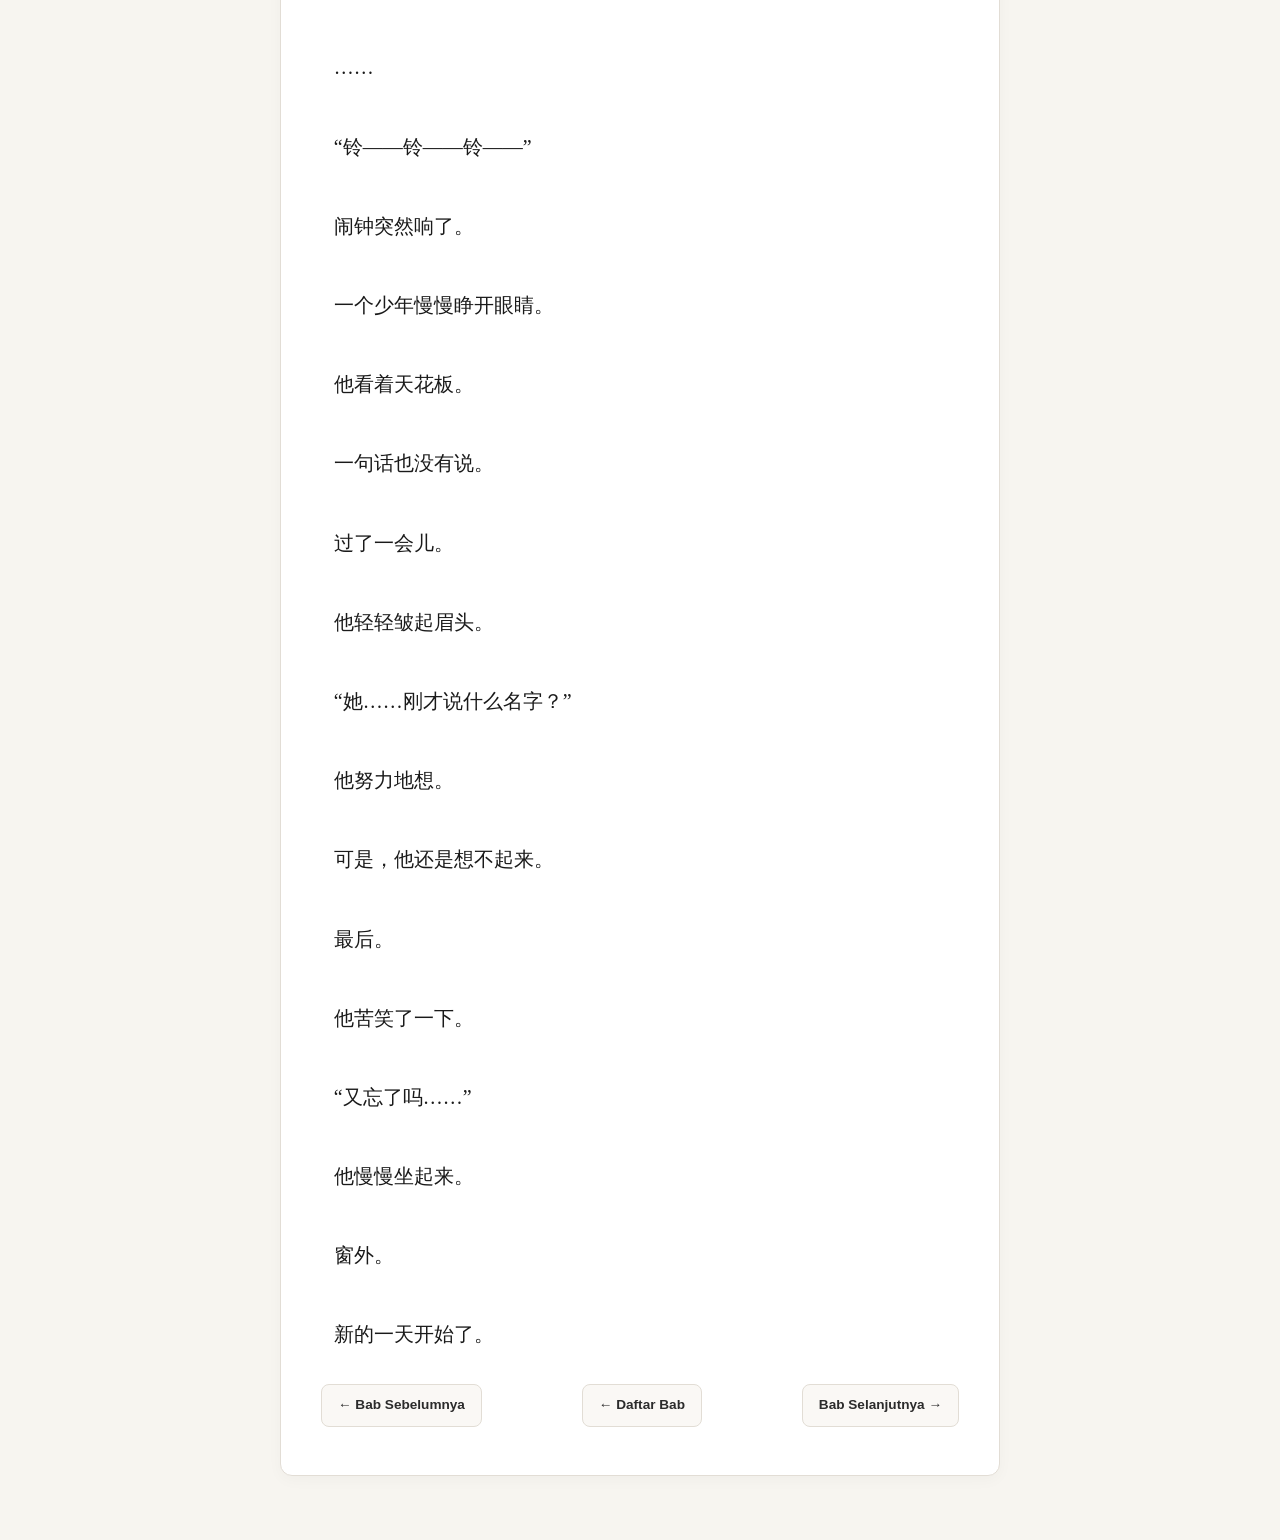
<file: sesi2.html>
<!DOCTYPE html>
<html lang="zh-CN">
<head>
    <meta charset="UTF-8">
    <meta name="viewport" content="width=device-width, initial-scale=1.0">
    <title>我不知道她的名族 - 第二章：他是谁？</title>
    <!-- Hubungkan ke file reader.css -->
    <link rel="stylesheet" href="reader.css">
</head>
<body data-chapter="sesi1">

    <div class="reader-container">
        <!-- Header Bab -->
        <header class="chapter-header">
            <h1>我不知道她的名字</h1>
            <h2>第二章：她是谁？</h2>
        </header>

        <!-- Konten Cerita (56 tag <p></p> sesuai jumlah kalimat di story.js) -->
        <main class="story-content">
            <p></p>
            <p></p>
            <p></p>
            <p></p>
            <p></p>
            <p></p>
            <p></p>
            <p></p>
            <p></p>
            <p></p>
            <p></p>
            <p></p>
            <p></p>
            <p></p>
            <p></p>
            <p></p>
            <p></p>
            <p></p>
            <p></p>
            <p></p>
            <p></p>
            <p></p>
            <p></p>
            <p></p>
            <p></p>
            <p></p>
            <p></p>
            <p></p>
            <p></p>
            <p></p>
            <p></p>
            <p></p>
            <p></p>
            <p></p>
            <p></p>
            <p></p>
            <p></p>
            <p></p>
            <p></p>
            <p></p>
            <p></p>
            <p></p>
            <p></p>
            <p></p>
            <p></p>
            <p></p>
            <p></p>
            <p></p>
            <p></p>
            <p></p>
            <p></p>
            <p></p>
            <p></p>
            <p></p>
            <p></p>
            <p></p>
        </main>

        <!-- Navigasi Bab -->
        <nav class="chapter-navigation">
              <a href="sesi1.html" class="btn-nav next">← Bab Sebelumnya</a>
            <a href="novel1.html" class="btn-nav">← Daftar Bab</a>
            <a href="sesi3.html" class="btn-nav next">Bab Selanjutnya →</a>
        </nav>
    </div>

    <!-- Script JS Khusus Novel 1 -->
    <script src="story.js"></script>
</body>
</html>
</file>
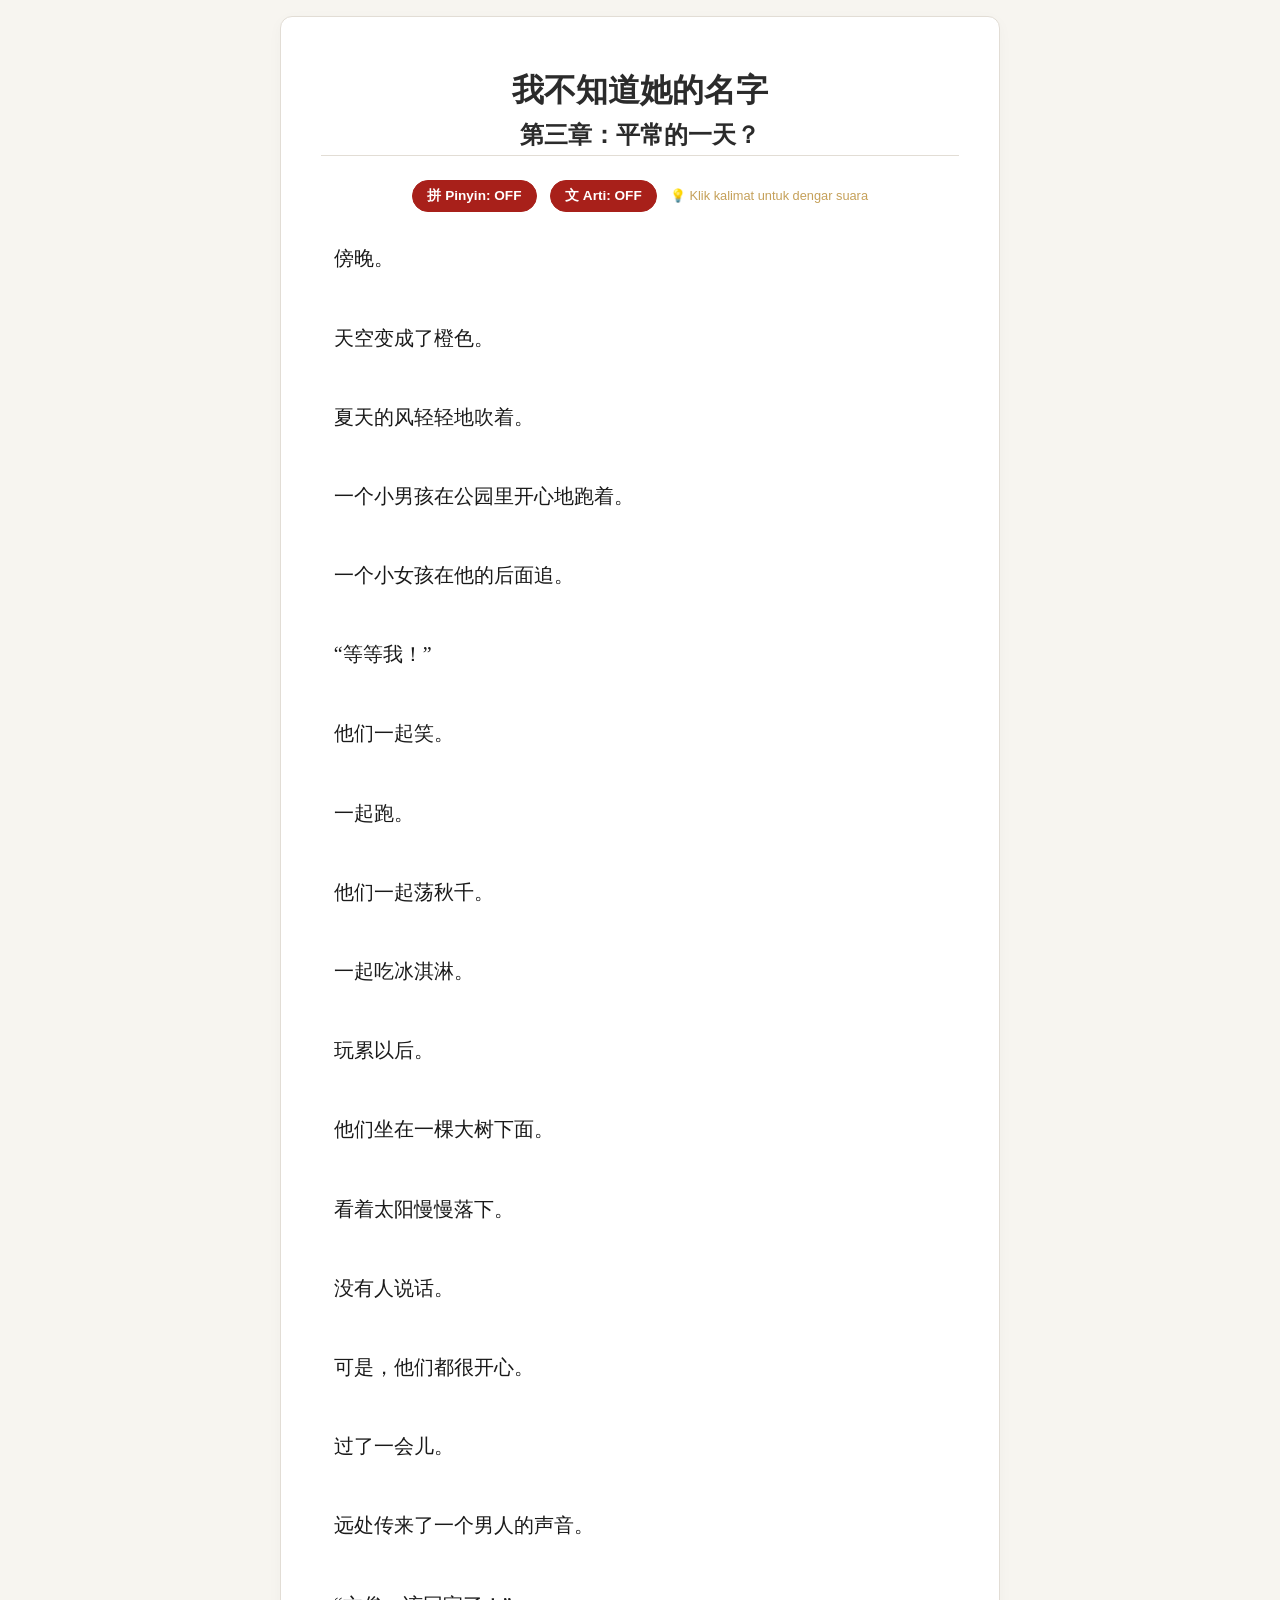
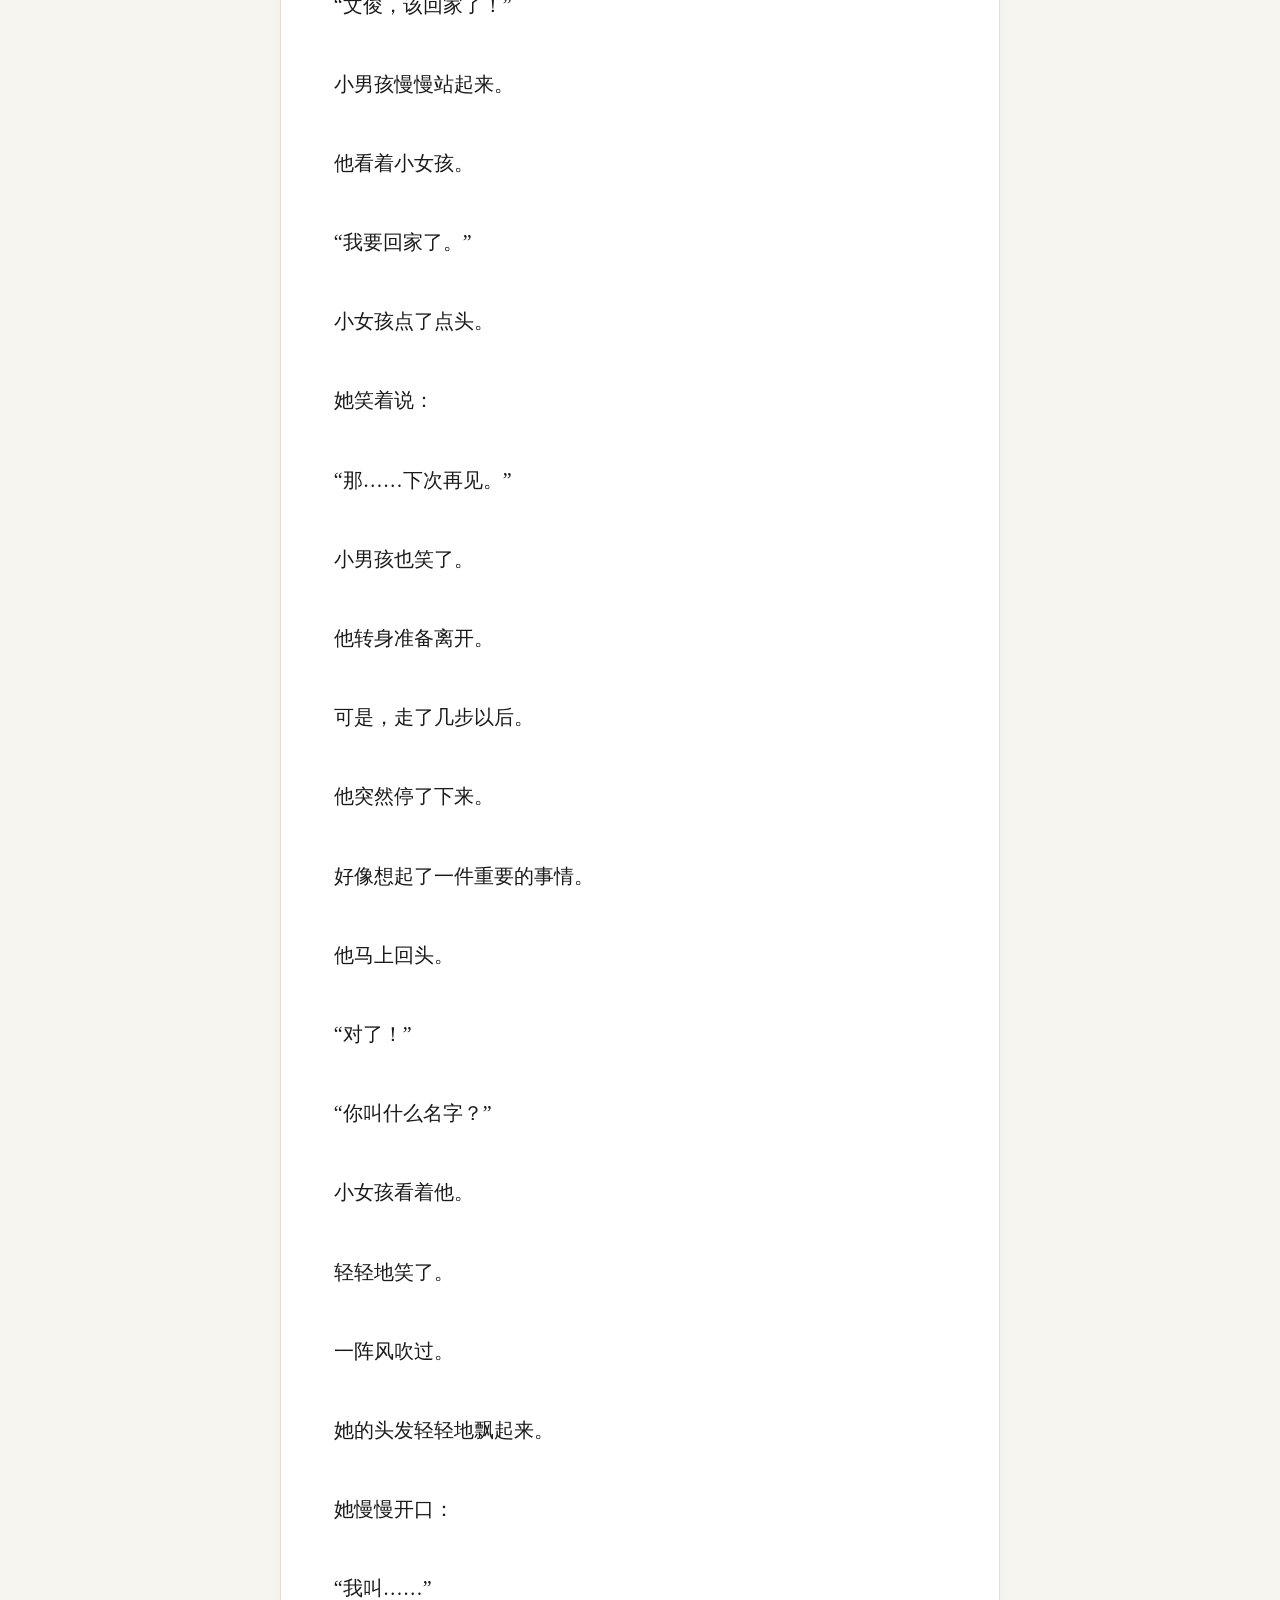
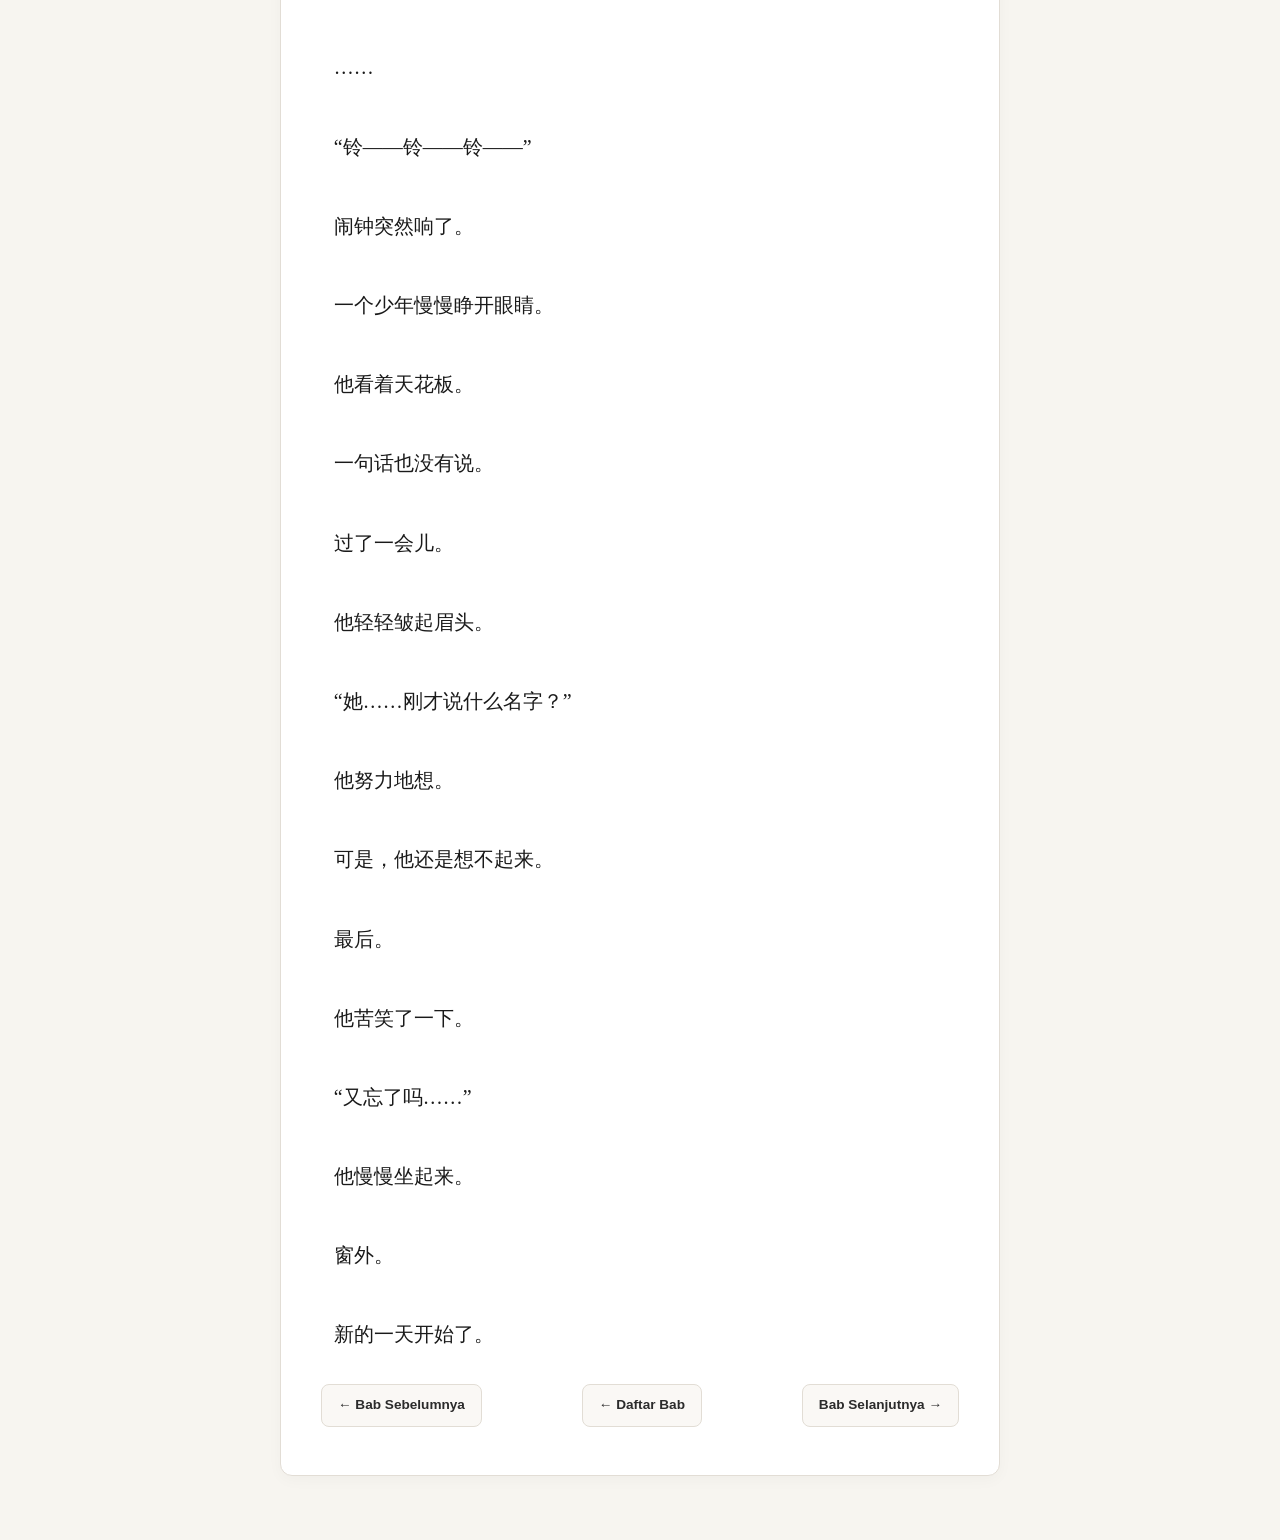
<file: sesi3.html>
<!DOCTYPE html>
<html lang="zh-CN">
<head>
    <meta charset="UTF-8">
    <meta name="viewport" content="width=device-width, initial-scale=1.0">
    <title>我不知道她的名族 - 平常的一天</title>
    <!-- Hubungkan ke file reader.css -->
    <link rel="stylesheet" href="reader.css">
</head>
<body data-chapter="sesi1">

    <div class="reader-container">
        <!-- Header Bab -->
        <header class="chapter-header">
            <h1>我不知道她的名字</h1>
            <h2>第三章：平常的一天？</h2>
        </header>

        <!-- Konten Cerita (56 tag <p></p> sesuai jumlah kalimat di story.js) -->
        <main class="story-content">
            <p></p>
            <p></p>
            <p></p>
            <p></p>
            <p></p>
            <p></p>
            <p></p>
            <p></p>
            <p></p>
            <p></p>
            <p></p>
            <p></p>
            <p></p>
            <p></p>
            <p></p>
            <p></p>
            <p></p>
            <p></p>
            <p></p>
            <p></p>
            <p></p>
            <p></p>
            <p></p>
            <p></p>
            <p></p>
            <p></p>
            <p></p>
            <p></p>
            <p></p>
            <p></p>
            <p></p>
            <p></p>
            <p></p>
            <p></p>
            <p></p>
            <p></p>
            <p></p>
            <p></p>
            <p></p>
            <p></p>
            <p></p>
            <p></p>
            <p></p>
            <p></p>
            <p></p>
            <p></p>
            <p></p>
            <p></p>
            <p></p>
            <p></p>
            <p></p>
            <p></p>
            <p></p>
            <p></p>
            <p></p>
            <p></p>
        </main>

        <!-- Navigasi Bab -->
        <nav class="chapter-navigation">
              <a href="sesi2.html" class="btn-nav next">← Bab Sebelumnya</a>
            <a href="novel1.html" class="btn-nav">← Daftar Bab</a>
            <a href="sesi4.html" class="btn-nav next">Bab Selanjutnya →</a>
        </nav>
    </div>

    <!-- Script JS Khusus Novel 1 -->
    <script src="story.js"></script>
</body>
</html>
</file>
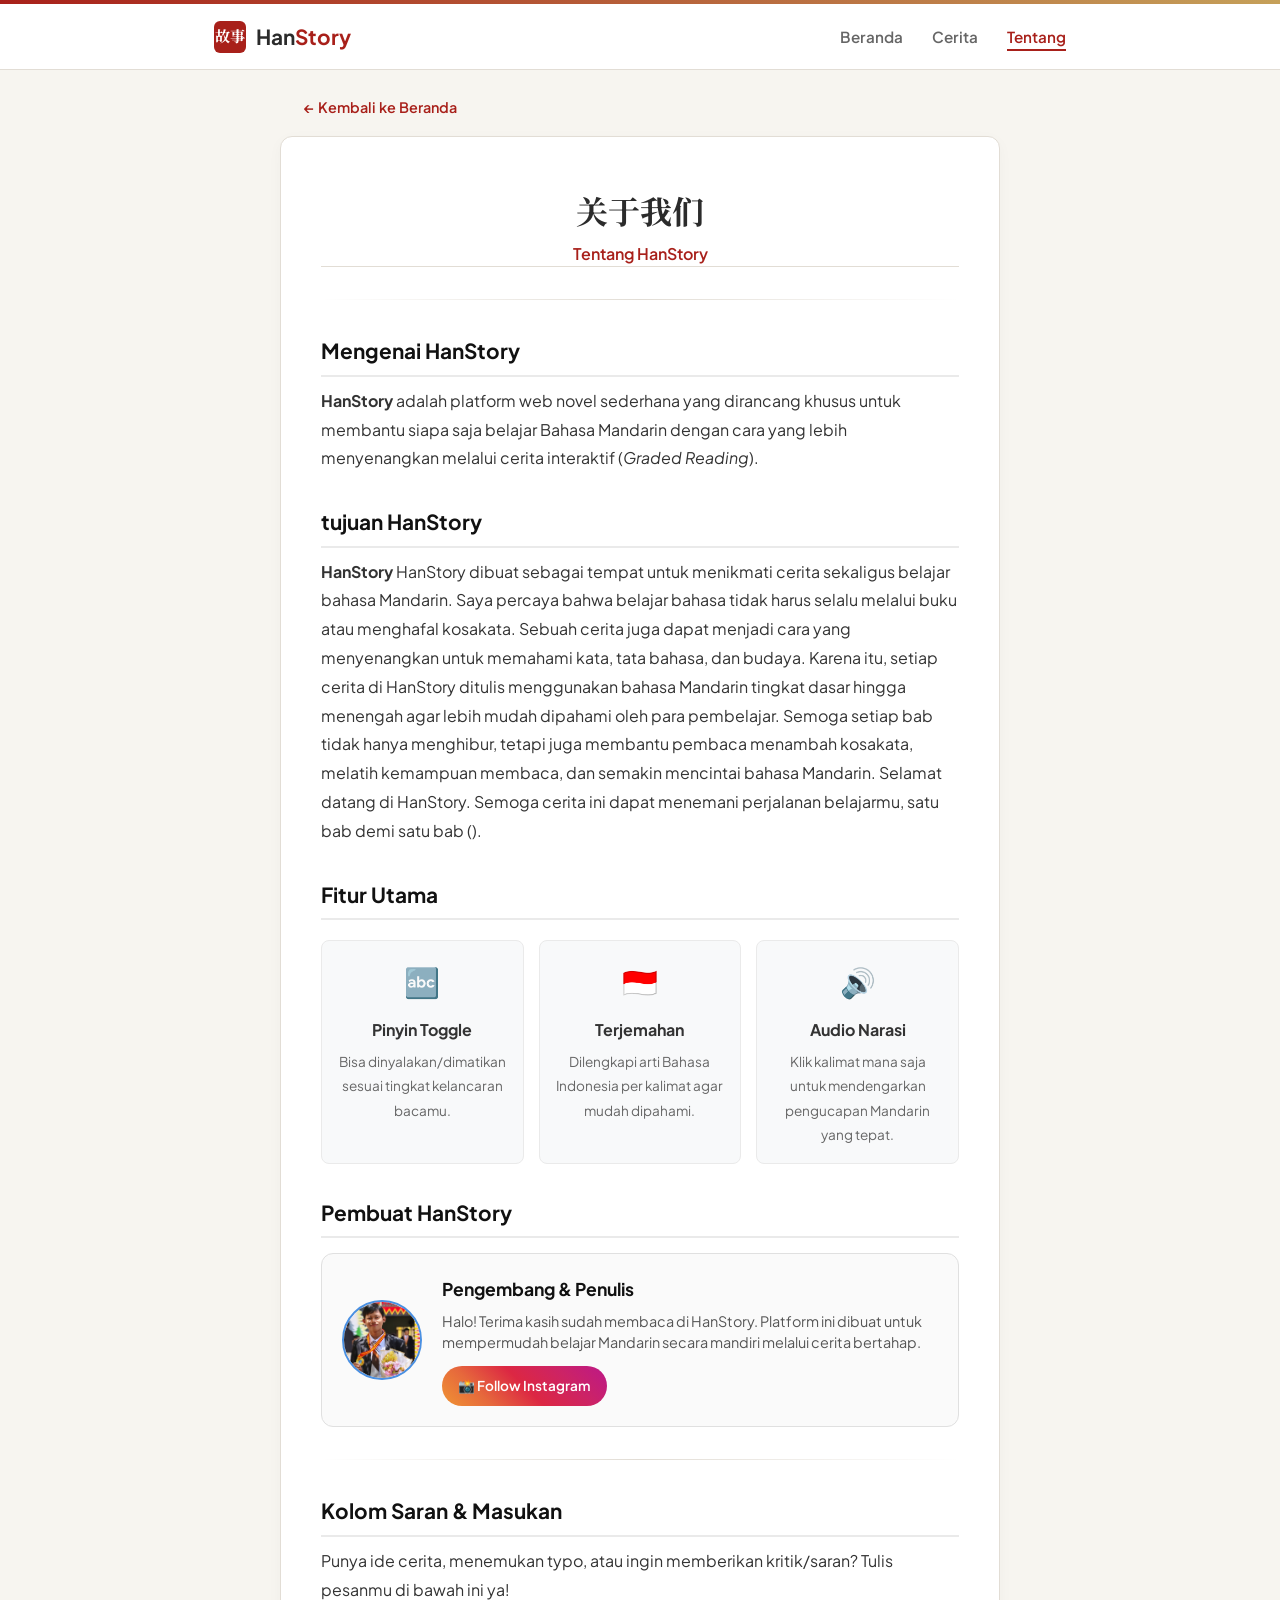
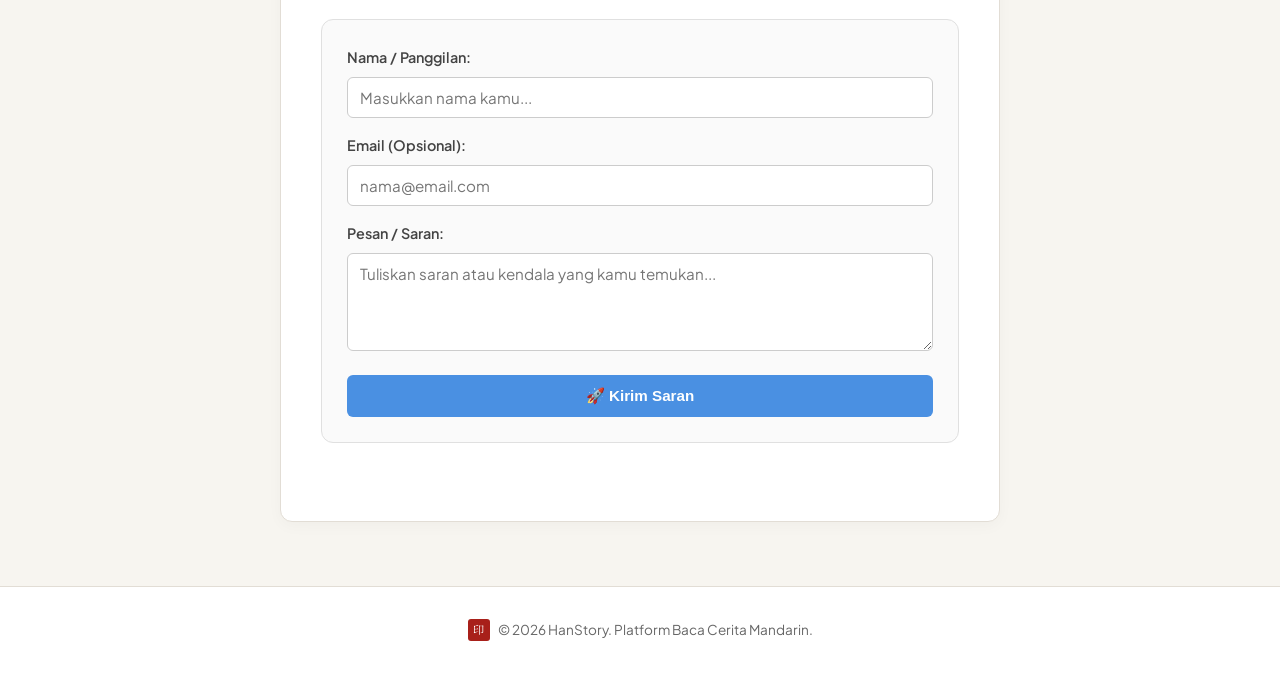
<file: tentang.html>
<!DOCTYPE html>
<html lang="id">
<head>
    <meta charset="UTF-8">
    <meta name="viewport" content="width=device-width, initial-scale=1.0">
    <title>Tentang Kami | HanStory</title>
    <!-- Google Fonts -->
    <link rel="preconnect" href="https://fonts.googleapis.com">
    <link rel="preconnect" href="https://fonts.gstatic.com" crossorigin>
    <link href="https://fonts.googleapis.com/css2?family=Noto+Serif+SC:wght@400;600;700&family=Plus+Jakarta+Sans:wght@400;500;600;700&display=swap" rel="stylesheet">
    
    <!-- Link CSS Khusus Reader / General -->
    <link rel="stylesheet" href="reader.css">

    <style>
        .about-section {
            margin-bottom: 30px;
            line-height: 1.8;
            color: #333;
        }

        .about-section h2 {
            font-size: 1.3rem;
            color: #111;
            margin-bottom: 10px;
            border-bottom: 2px solid #EAEAEA;
            padding-bottom: 5px;
        }

        .features-grid {
            display: grid;
            grid-template-columns: repeat(auto-fit, minmax(180px, 1fr));
            gap: 15px;
            margin: 20px 0;
        }

        .feature-card {
            background: #F8F9FA;
            border: 1px solid #EAEAEA;
            border-radius: 8px;
            padding: 15px;
            text-align: center;
        }

        .feature-card div {
            font-size: 1.8rem;
            margin-bottom: 8px;
        }

        .feature-card h3 {
            font-size: 1rem;
            margin: 0 0 5px 0;
        }

        .feature-card p {
            font-size: 0.85rem;
            color: #666;
            margin: 0;
        }

        /* Card Profil Author / Pembuat */
        .author-card {
            background: #FAFAFA;
            border: 1px solid #E0E0E0;
            border-radius: 12px;
            padding: 20px;
            display: flex;
            align-items: center;
            gap: 20px;
            margin-top: 15px;
        }

        .author-avatar {
            width: 80px;
            height: 80px;
            border-radius: 50%;
            background: #E0E0E0;
            display: flex;
            align-items: center;
            justify-content: center;
            font-size: 2rem;
            flex-shrink: 0;
            border: 2px solid #4A90E2;
            overflow: hidden;
        }

        .author-avatar img {
            width: 100%;
            height: 100%;
            object-fit: cover;
        }

        .author-info h3 {
            margin: 0 0 5px 0;
            font-size: 1.1rem;
            color: #111;
        }

        .author-info p {
            margin: 0 0 12px 0;
            font-size: 0.9rem;
            color: #555;
            line-height: 1.5;
        }

        .btn-instagram {
            display: inline-flex;
            align-items: center;
            gap: 8px;
            background: linear-gradient(45deg, #f09433 0%, #e6683c 25%, #dc2743 50%, #cc2366 75%, #bc1888 100%);
            color: #FFF;
            text-decoration: none;
            padding: 8px 16px;
            border-radius: 20px;
            font-size: 0.85rem;
            font-weight: 600;
            transition: transform 0.2s, opacity 0.2s;
        }

        .btn-instagram:hover {
            opacity: 0.9;
            transform: translateY(-2px);
        }

        /* Styling Form Saran */
        .feedback-card {
            background: #FAFAFA;
            border: 1px solid #E0E0E0;
            border-radius: 12px;
            padding: 25px;
            margin-top: 15px;
        }

        .form-group {
            margin-bottom: 15px;
        }

        .form-group label {
            display: block;
            font-weight: 600;
            font-size: 0.9rem;
            margin-bottom: 6px;
            color: #444;
        }

        .form-group input,
        .form-group textarea {
            width: 100%;
            padding: 10px 12px;
            border: 1px solid #CCC;
            border-radius: 6px;
            font-family: inherit;
            font-size: 0.95rem;
            box-sizing: border-box;
            transition: border-color 0.2s;
        }

        .form-group input:focus,
        .form-group textarea:focus {
            outline: none;
            border-color: #4A90E2;
        }

        .btn-submit {
            background: #4A90E2;
            color: #FFF;
            border: none;
            padding: 12px 24px;
            border-radius: 6px;
            font-weight: 600;
            font-size: 0.95rem;
            cursor: pointer;
            transition: background 0.2s;
            width: 100%;
        }

        .btn-submit:hover {
            background: #357ABD;
        }

        @media (max-width: 500px) {
            .author-card {
                flex-direction: column;
                text-align: center;
            }
        }
    </style>
</head>
<body>

    <!-- Bar Aksen Atas -->
    <div class="top-accent-bar"></div>

    <!-- Navigation Bar -->
    <header>
        <nav class="navbar">
            <a href="index.html" class="logo">
                <div class="logo-seal zh-text">故事</div>
                <div class="logo-text">Han<span>Story</span></div>
            </a>
            <ul class="nav-links">
                <li><a href="index.html">Beranda</a></li>
                <li><a href="cerita.html">Cerita</a></li>
                <li><a href="tentang.html" class="active">Tentang</a></li>
            </ul>
        </nav>
    </header>

    <!-- Navigation Breadcrumb -->
    <div class="reader-nav-bar">
        <a href="index.html" class="back-link">← Kembali ke Beranda</a>
    </div>

    <!-- Area Utama -->
    <main class="reader-container">
        
        <!-- Header -->
        <header class="chapter-header">
            <h1 class="chapter-title zh-text">关于我们</h1>
            <p class="chapter-subtitle">Tentang HanStory</p>
        </header>

        <hr class="reader-divider">

        <!-- Konten Tentang -->
        <section class="about-section">
            <h2>Mengenai HanStory</h2>
            <p><strong>HanStory</strong> adalah platform web novel sederhana yang dirancang khusus untuk membantu siapa saja belajar Bahasa Mandarin dengan cara yang lebih menyenangkan melalui cerita interaktif (<em>Graded Reading</em>).</p>
        </section>

         <section class="about-section">
            <h2>tujuan HanStory</h2>
            <p><strong>HanStory</strong> HanStory dibuat sebagai tempat untuk menikmati cerita sekaligus belajar bahasa Mandarin.
Saya percaya bahwa belajar bahasa tidak harus selalu melalui buku atau menghafal kosakata. Sebuah cerita juga dapat menjadi cara yang menyenangkan untuk memahami kata, tata bahasa, dan budaya.
Karena itu, setiap cerita di HanStory ditulis menggunakan bahasa Mandarin tingkat dasar hingga menengah agar lebih mudah dipahami oleh para pembelajar.
Semoga setiap bab tidak hanya menghibur, tetapi juga membantu pembaca menambah kosakata, melatih kemampuan membaca, dan semakin mencintai bahasa Mandarin.
Selamat datang di HanStory.
Semoga cerita ini dapat menemani perjalanan belajarmu, satu bab demi satu bab (<em></em>).</p>
        </section>

        <!-- Fitur Utama -->
        <section class="about-section">
            <h2>Fitur Utama</h2>
            <div class="features-grid">
                <div class="feature-card">
                    <div>🔤</div>
                    <h3>Pinyin Toggle</h3>
                    <p>Bisa dinyalakan/dimatikan sesuai tingkat kelancaran bacamu.</p>
                </div>
                <div class="feature-card">
                    <div>🇮🇩</div>
                    <h3>Terjemahan</h3>
                    <p>Dilengkapi arti Bahasa Indonesia per kalimat agar mudah dipahami.</p>
                </div>
                <div class="feature-card">
                    <div>🔊</div>
                    <h3>Audio Narasi</h3>
                    <p>Klik kalimat mana saja untuk mendengarkan pengucapan Mandarin yang tepat.</p>
                </div>
            </div>
        </section>

        <!-- Profil Author / Pembuat -->
        <section class="about-section">
            <h2>Pembuat HanStory</h2>
            <div class="author-card">
                <div class="author-avatar">
                    <!-- Kamu bisa ganti src di bawah ini dengan foto profil kamu, misal: "poster.jpg" -->
                    <img src="admin.jpg" alt="Poster Cerita" class="story-poster">
                </div>
                <div class="author-info">
                    <h3>Pengembang & Penulis</h3>
                    <p>Halo! Terima kasih sudah membaca di HanStory. Platform ini dibuat untuk mempermudah belajar Mandarin secara mandiri melalui cerita bertahap.</p>
                    <!-- Masukkan username Instagram kamu di href bawah ini -->
                    <a href="https://instagram.com/USERNAME_IG_KAMU" target="_blank" class="btn-instagram">
                        📸 Follow Instagram
                    </a>
                </div>
            </div>
        </section>

        <hr class="reader-divider">

        <!-- Form Kolom Saran -->
       <section class="about-section">
    <h2>Kolom Saran & Masukan</h2>
    <p>Punya ide cerita, menemukan typo, atau ingin memberikan kritik/saran? Tulis pesanmu di bawah ini ya!</p>

    <div class="feedback-card">
        <!-- Form Otomatis Terkirim ke Email via Web3Forms -->
        <form action="https://api.web3forms.com/submit" method="POST">
            
            <!-- Access Key Kamu -->
            <input type="hidden" name="access_key" value="5fc926bf-c3f8-46d0-9cfd-c37e52466083">

            <div class="form-group">
                <label for="name">Nama / Panggilan:</label>
                <input type="text" id="name" name="Nama" placeholder="Masukkan nama kamu..." required>
            </div>

            <div class="form-group">
                <label for="email">Email (Opsional):</label>
                <input type="email" id="email" name="Email" placeholder="nama@email.com">
            </div>

            <div class="form-group">
                <label for="message">Pesan / Saran:</label>
                <textarea id="message" name="Pesan" rows="4" placeholder="Tuliskan saran atau kendala yang kamu temukan..." required></textarea>
            </div>

            <button type="submit" class="btn-submit">🚀 Kirim Saran</button>
        </form>
    </div>
</section>

    </main>

    <!-- Footer -->
    <footer>
        <div class="footer-content">
            <div class="footer-seal zh-text">印</div>
            <p>&copy; 2026 HanStory. Platform Baca Cerita Mandarin.</p>
        </div>
    </footer>

</body>
</html>
</file>
<file: style.css>
/* ===== VARIABLES ===== */
:root {
    --bg-primary: #FAFAFA;
    --bg-surface: #FFFFFF;
    --text-main: #2C2C2C;
    --text-muted: #666666;
    --china-red: #A8201A;
    --china-red-hover: #861813;
    --china-gold: #D4AF37;
    --china-gold-light: #FAF4E6;
    --border-color: #EAEAEA;
    --shadow-subtle: 0 4px 20px rgba(0, 0, 0, 0.04);
    --shadow-hover: 0 8px 30px rgba(168, 32, 26, 0.08);
    --radius-sm: 5px;
    --radius-md: 16px;
    --radius-lg: 24px;
}

/* ===== LOGO & STEMPEL FIX ===== */
.logo {
    display: flex;
    align-items: center;
    gap: 10px;
    text-decoration: none;
}

.logo-seal {
    width: 38px;
    height: 38px;
    background-color: var(--china-red); 
    color: #FFFFFF;
    border-radius: 8px;
    display: flex;
    align-items: center;
    justify-content: center;
    
    
    font-size: 13px !important;
    line-height: 1 !important;
    white-space: nowrap !important; 
    letter-spacing: -1px;            
    flex-shrink: 0;
}

.logo-text {
    font-size: 1.4rem;
    font-weight: 700;
    color: var(--text-main);
}

.logo-text span {
    color: var(--china-red);
}

/* ===== BASE STYLES ===== */
* {
    margin: 0;
    padding: 0;
    box-sizing: border-box;
}

body {
    font-family: 'Plus Jakarta Sans', sans-serif;
    background-color: var(--bg-primary);
    color: var(--text-main);
    line-height: 1.6;
    display: flex;
    flex-direction: column;
    min-height: 100vh;
}

.zh-text {
    font-family: 'Noto Serif SC', serif;
}

/* Accent top line */
.top-accent-bar {
    height: 4px;
    background: linear-gradient(90deg, var(--china-red) 0%, var(--china-gold) 100%);
    width: 100%;
}

/* ===== NAVBAR ===== */
header {
    background-color: var(--bg-surface);
    border-bottom: 1px solid var(--border-color);
    position: sticky;
    top: 0;
    z-index: 100;
    backdrop-filter: blur(10px);
    background-color: rgba(255, 255, 255, 0.95);
}

.navbar {
    max-width: 1100px;
    margin: 0 auto;
    padding: 1.2rem 2rem;
    display: flex;
    justify-content: space-between;
    align-items: center;
}

.logo {
    display: flex;
    align-items: center;
    gap: 0.75rem;
    text-decoration: none;
}

.logo-seal {
    background-color: var(--china-red);
    color: #FFFFFF;
    width: 38px;
    height: 38px;
    border-radius: var(--radius-sm);
    display: flex;
    align-items: center;
    justify-content: center;
    font-size: 1.2rem;
    font-weight: 700;
    box-shadow: 0 2px 8px rgba(168, 32, 26, 0.25);
    border: 1px solid rgba(212, 175, 55, 0.3);
}

.logo-text {
    font-size: 1.4rem;
    font-weight: 700;
    color: var(--text-main);
    letter-spacing: -0.5px;
}

.logo-text span {
    color: var(--china-red);
}

.nav-links {
    display: flex;
    gap: 2rem;
    list-style: none;
}

.nav-links a {
    text-decoration: none;
    color: var(--text-muted);
    font-weight: 500;
    font-size: 0.95rem;
    transition: all 0.2s ease;
    position: relative;
    padding: 0.25rem 0;
}

.nav-links a:hover,
.nav-links a.active {
    color: var(--china-red);
}

.nav-links a.active::after {
    content: '';
    position: absolute;
    bottom: -2px;
    left: 0;
    width: 100%;
    height: 2px;
    background-color: var(--china-red);
    border-radius: 2px;
}

/* ===== HERO SECTION ===== */
.hero {
    max-width: 1100px;
    margin: 0 auto;
    padding: 4.5rem 2rem 3.5rem;
    text-align: center;
    position: relative;
}

.hero-badge {
    display: inline-flex;
    align-items: center;
    gap: 0.5rem;
    background-color: var(--china-gold-light);
    border: 1px solid rgba(212, 175, 55, 0.4);
    color: #8C6A00;
    padding: 0.4rem 1rem;
    border-radius: 50px;
    font-size: 0.85rem;
    font-weight: 600;
    margin-bottom: 1.5rem;
}

.hero h1 {
    font-size: 2.75rem;
    font-weight: 700;
    color: var(--text-main);
    line-height: 1.25;
    margin-bottom: 1.2rem;
    letter-spacing: -0.5px;
}

.hero h1 span.highlight {
    color: var(--china-red);
    position: relative;
    display: inline-block;
}

.hero p {
    font-size: 1.1rem;
    color: var(--text-muted);
    max-width: 620px;
    margin: 0 auto 2.2rem;
    line-height: 1.7;
}

.hero-cta {
    display: flex;
    justify-content: center;
    gap: 1rem;
}

.btn {
    display: inline-flex;
    align-items: center;
    justify-content: center;
    padding: 0.85rem 1.8rem;
    font-size: 0.95rem;
    font-weight: 600;
    border-radius: 50px;
    text-decoration: none;
    transition: all 0.25s ease;
    cursor: pointer;
}

.btn-primary {
    background-color: var(--china-red);
    color: #FFFFFF;
    box-shadow: 0 4px 14px rgba(168, 32, 26, 0.3);
    border: 1px solid var(--china-red);
}

.btn-primary:hover {
    background-color: var(--china-red-hover);
    transform: translateY(-2px);
    box-shadow: 0 6px 20px rgba(168, 32, 26, 0.4);
}

.btn-secondary {
    background-color: var(--bg-surface);
    color: var(--text-main);
    border: 1px solid var(--border-color);
}

.btn-secondary:hover {
    border-color: var(--china-gold);
    color: var(--china-red);
    transform: translateY(-2px);
}

/* ===== MAIN CONTENT / STORY CARDS ===== */
.content-section {
    max-width: 1100px;
    margin: 0 auto;
    padding: 2rem 2rem 5rem;
    width: 100%;
}

.section-header {
    display: flex;
    justify-content: space-between;
    align-items: flex-end;
    margin-bottom: 2rem;
    padding-bottom: 0.75rem;
    border-bottom: 1px solid var(--border-color);
}

.section-title {
    display: flex;
    align-items: center;
    gap: 0.75rem;
}

.section-title h2 {
    font-size: 1.5rem;
    font-weight: 700;
    color: var(--text-main);
}

.section-title .stamp {
    color: var(--china-red);
    font-weight: 700;
    font-size: 1.2rem;
}

.grid-cards {
    display: grid;
    grid-template-columns: repeat(auto-fill, minmax(320px, 1fr));
    gap: 1.75rem;
}

.story-card {
    background-color: var(--bg-surface);
    border: 1px solid var(--border-color);
    border-radius: var(--radius-md);
    padding: 1.75rem;
    box-shadow: var(--shadow-subtle);
    transition: all 0.3s ease;
    display: flex;
    flex-direction: column;
    justify-content: space-between;
    position: relative;
    overflow: hidden;
}

.story-card::before {
    content: '';
    position: absolute;
    top: 0;
    left: 0;
    width: 4px;
    height: 100%;
    background-color: transparent;
    transition: background-color 0.3s ease;
}

.story-card:hover {
    transform: translateY(-4px);
    box-shadow: var(--shadow-hover);
    border-color: rgba(168, 32, 26, 0.2);
}

.story-card:hover::before {
    background-color: var(--china-red);
}

.card-tag {
    align-self: flex-start;
    background-color: var(--china-gold-light);
    color: #8C6A00;
    font-size: 0.75rem;
    font-weight: 700;
    padding: 0.25rem 0.65rem;
    border-radius: 4px;
    margin-bottom: 1rem;
    text-transform: uppercase;
    letter-spacing: 0.5px;
}

.story-card h3 {
    font-size: 1.25rem;
    font-weight: 700;
    color: var(--text-main);
    margin-bottom: 0.5rem;
    line-height: 1.4;
}

.story-card .zh-subtitle {
    font-size: 1.1rem;
    color: var(--china-red);
    margin-bottom: 0.85rem;
    font-weight: 600;
}

.story-card p {
    color: var(--text-muted);
    font-size: 0.92rem;
    line-height: 1.6;
    margin-bottom: 1.5rem;
}

.card-footer {
    display: flex;
    justify-content: space-between;
    align-items: center;
    padding-top: 1rem;
    border-top: 1px dashed var(--border-color);
    font-size: 0.85rem;
    color: #888888;
}

.read-link {
    color: var(--china-red);
    text-decoration: none;
    font-weight: 600;
    display: flex;
    align-items: center;
    gap: 0.3rem;
    transition: gap 0.2s ease;
}

.story-card:hover .read-link {
    gap: 0.5rem;
}

/* ===== FOOTER ===== */
footer {
    margin-top: auto;
    background-color: var(--bg-surface);
    border-top: 1px solid var(--border-color);
    padding: 2.5rem 2rem;
    text-align: center;
    color: var(--text-muted);
    font-size: 0.9rem;
}

.footer-content {
    max-width: 1100px;
    margin: 0 auto;
    display: flex;
    flex-direction: column;
    align-items: center;
    gap: 1rem;
}

.footer-seal {
    color: var(--china-red);
    font-size: 1.5rem;
    font-weight: bold;
}

/* ===== RESPONSIVE ===== */
@media (max-width: 768px) {
    .navbar {
        padding: 1rem 1.5rem;
    }

    .nav-links {
        gap: 1.2rem;
    }

    .hero h1 {
        font-size: 2rem;
    }

    .hero p {
        font-size: 1rem;
    }

    .grid-cards {
        grid-template-columns: 1fr;
    }
}
</file>
<file: cerita.css>
/* ===== VARIABEL TEMA ORIENTAL MODERN ===== */
:root {
    --bg-primary: #F7F5F0;
    --bg-surface: #FFFFFF;
    --china-red: #A8201A;
    --china-gold: #C5A059;
    --china-gold-light: #FFFDF7;
    --text-main: #222222;
    --text-muted: #666666;
    --border-color: #E2DDD5;
    --radius-md: 12px;
    --shadow-subtle: 0 4px 15px rgba(0, 0, 0, 0.03);
    --shadow-hover: 0 8px 25px rgba(168, 32, 26, 0.1);
}

* {
    margin: 0;
    padding: 0;
    box-sizing: border-box;
}

body {
    background-color: var(--bg-primary);
    color: var(--text-main);
    font-family: 'Plus Jakarta Sans', sans-serif;
    line-height: 1.6;
}

.zh-text {
    font-family: 'Noto Serif SC', serif;
}

/* ===== NAVBAR STYLING ===== */
.top-accent-bar {
    height: 4px;
    background: linear-gradient(90deg, var(--china-red) 0%, var(--china-gold) 100%);
}

header {
    background-color: var(--bg-surface);
    border-bottom: 1px solid var(--border-color);
    position: sticky;
    top: 0;
    z-index: 100;
}

.navbar {
    max-width: 900px;
    margin: 0 auto;
    padding: 1rem 1.5rem;
    display: flex;
    justify-content: space-between;
    align-items: center;
}

.logo {
    display: flex;
    align-items: center;
    gap: 0.6rem;
    text-decoration: none;
}

.logo-seal {
    width: 32px;
    height: 32px;
    background-color: var(--china-red);
    color: #fff;
    font-weight: bold;
    display: flex;
    align-items: center;
    justify-content: center;
    border-radius: 6px;
    font-size: 0.95rem;
}

.logo-text {
    font-size: 1.3rem;
    font-weight: 700;
    color: var(--text-main);
}

.logo-text span {
    color: var(--china-red);
}

.nav-links {
    display: flex;
    list-style: none;
    gap: 1.8rem;
}

.nav-links a {
    text-decoration: none;
    color: var(--text-muted);
    font-weight: 600;
    font-size: 0.95rem;
    transition: all 0.2s ease;
    padding-bottom: 0.2rem;
}

.nav-links a:hover,
.nav-links a.active {
    color: var(--china-red);
    border-bottom: 2px solid var(--china-red);
}

/* ===== LAYOUT KATALOG CERITA ===== */
.story-list-container {
    max-width: 800px;
    margin: 0 auto;
    padding: 2.5rem 1.5rem 5rem;
    width: 100%;
}

.section-title {
    display: flex;
    align-items: center;
    gap: 0.75rem;
    margin-bottom: 2rem;
}

.section-title h2 {
    font-size: 1.4rem;
    font-weight: 700;
    color: var(--text-main);
}

.stamp {
    width: 30px;
    height: 30px;
    background-color: rgba(168, 32, 26, 0.08);
    color: var(--china-red);
    border: 1px solid var(--china-red);
    display: flex;
    align-items: center;
    justify-content: center;
    border-radius: 6px;
    font-weight: bold;
    font-size: 0.9rem;
}

/* Card Link Cerita */
.story-card-link {
    text-decoration: none;
    color: inherit;
    display: block;
    margin-bottom: 1.2rem;
}

.story-item {
    background-color: var(--bg-surface);
    border: 1px solid var(--border-color);
    border-left: 4px solid var(--china-red);
    border-radius: var(--radius-md);
    padding: 1.4rem 1.6rem;
    display: flex;
    justify-content: space-between;
    align-items: center;
    box-shadow: var(--shadow-subtle);
    transition: all 0.25s ease;
}

.story-card-link:hover .story-item {
    box-shadow: var(--shadow-hover);
    transform: translateY(-3px);
    border-color: rgba(168, 32, 26, 0.3);
    border-left-color: var(--china-red);
}

.story-main-title {
    font-size: 1.25rem;
    font-weight: 700;
    color: var(--text-main);
    transition: color 0.2s ease;
}

.story-card-link:hover .story-main-title {
    color: var(--china-red);
}

.story-subtitle {
    font-size: 0.95rem;
    color: var(--china-red);
    font-weight: 600;
    margin-top: 0.2rem;
}

.story-status-box {
    display: flex;
    align-items: center;
    gap: 1rem;
}

.badge-status {
    background-color: var(--china-gold-light);
    color: #8A6D1C;
    font-size: 0.68rem;
    font-weight: 700;
    padding: 0.25rem 0.65rem;
    border-radius: 20px;
    border: 1px solid rgba(197, 160, 89, 0.4);
    letter-spacing: 0.5px;
}

.arrow-icon {
    font-size: 1.2rem;
    color: var(--text-muted);
    transition: transform 0.2s ease, color 0.2s ease;
}

.story-card-link:hover .arrow-icon {
    transform: translateX(5px);
    color: var(--china-red);
}

/* Footer */
footer {
    background-color: var(--bg-surface);
    border-top: 1px solid var(--border-color);
    padding: 2rem;
    text-align: center;
    color: var(--text-muted);
    font-size: 0.85rem;
}

.footer-content {
    display: flex;
    align-items: center;
    justify-content: center;
    gap: 0.5rem;
}

.footer-seal {
    width: 22px;
    height: 22px;
    background-color: var(--china-red);
    color: #fff;
    font-size: 0.7rem;
    display: flex;
    align-items: center;
    justify-content: center;
    border-radius: 3px;
}

/* Responsive Mobile */
@media (max-width: 600px) {
    .story-item {
        flex-direction: column;
        align-items: flex-start;
        gap: 0.8rem;
    }
    .story-status-box {
        width: 100%;
        justify-content: space-between;
    }
}
</file>
<file: reader.css>
/* ===== VARIABEL TEMA ORIENTAL MODERN ===== */
:root {
    --bg-primary: #F7F5F0;
    --bg-surface: #FFFFFF;
    --china-red: #A8201A;
    --china-gold: #C5A059;
    --text-main: #2B2B2B;
    --text-muted: #666666;
    --border-color: #E2DDD5;
    --radius-sm: 8px;
    --radius-md: 12px;
    --shadow-subtle: 0 4px 15px rgba(0, 0, 0, 0.03);
}

* {
    margin: 0;
    padding: 0;
    box-sizing: border-box;
}

body {
    background-color: var(--bg-primary);
    color: var(--text-main);
    font-family: 'Plus Jakarta Sans', sans-serif;
    line-height: 1.6;
}

.zh-text {
    font-family: 'Noto Serif SC', serif;
}

/* Navbar & Accent */
.top-accent-bar {
    height: 4px;
    background: linear-gradient(90deg, var(--china-red) 0%, var(--china-gold) 100%);
}

header {
    background-color: var(--bg-surface);
    border-bottom: 1px solid var(--border-color);
    position: sticky;
    top: 0;
    z-index: 100;
}

.navbar {
    max-width: 900px;
    margin: 0 auto;
    padding: 1rem 1.5rem;
    display: flex;
    justify-content: space-between;
    align-items: center;
}

.logo {
    display: flex;
    align-items: center;
    gap: 0.6rem;
    text-decoration: none;
}

.logo-seal {
    width: 32px;
    height: 32px;
    background-color: var(--china-red);
    color: #fff;
    font-weight: bold;
    display: flex;
    align-items: center;
    justify-content: center;
    border-radius: 6px;
    font-size: 0.95rem;
}

.logo-text {
    font-size: 1.3rem;
    font-weight: 700;
    color: var(--text-main);
}

.logo-text span {
    color: var(--china-red);
}

.nav-links {
    display: flex;
    list-style: none;
    gap: 1.8rem;
}

.nav-links a {
    text-decoration: none;
    color: var(--text-muted);
    font-weight: 600;
    font-size: 0.95rem;
    padding-bottom: 0.2rem;
}

.nav-links a.active {
    color: var(--china-red);
    border-bottom: 2px solid var(--china-red);
}

/* Navigasi Back */
.reader-nav-bar {
    max-width: 720px;
    margin: 1.5rem auto 0;
    padding: 0 1.5rem;
}

.back-link {
    text-decoration: none;
    color: var(--china-red);
    font-weight: 600;
    font-size: 0.9rem;
    transition: opacity 0.2s;
}

.back-link:hover {
    opacity: 0.8;
}

/* Reader Container */
.reader-container {
    max-width: 720px;
    margin: 1rem auto 4rem;
    background-color: var(--bg-surface);
    border: 1px solid var(--border-color);
    border-radius: var(--radius-md);
    padding: 3rem 2.5rem;
    box-shadow: var(--shadow-subtle);
}

.chapter-header {
    text-align: center;
    margin-bottom: 1.5rem;
}

.chapter-title {
    font-size: 2rem;
    font-weight: 700;
    color: var(--text-main);
}

.chapter-subtitle {
    font-size: 1rem;
    color: var(--china-red);
    font-weight: 600;
    margin-top: 0.3rem;
}

.reader-divider {
    border: 0;
    height: 1px;
    background: linear-gradient(90deg, transparent, var(--border-color), transparent);
    margin: 2rem 0;
}

/* Styling Paragraf Cerita */
.story-content {
    font-size: 1.25rem; /* Ukuran font lega untuk Mandarin */
    line-height: 2.2; /* Spasi antar baris sengaja dibuat renggang */
    color: #1A1A1A;
}

.story-content p {
    margin-bottom: 1.2rem;
}

/* Penandakan Dialog & Efek Suara */
.dialogue {
    color: #111111;
    font-weight: 600;
}

.scene-break {
    text-align: center;
    color: var(--china-red);
    font-weight: bold;
    letter-spacing: 4px;
    margin: 1.8rem 0;
}

/* Navigasi Bab */
.chapter-navigation {
    display: flex;
    justify-content: space-between;
    align-items: center;
    gap: 0.5rem;
}

.btn-nav {
    text-decoration: none;
    color: var(--text-main);
    background-color: #FAF8F5;
    border: 1px solid var(--border-color);
    padding: 0.6rem 1rem;
    border-radius: var(--radius-sm);
    font-weight: 600;
    font-size: 0.85rem;
    transition: all 0.2s;
}

.btn-nav:not(.disabled):hover {
    background-color: var(--china-red);
    color: #ffffff;
    border-color: var(--china-red);
}

.btn-nav.disabled {
    opacity: 0.4;
    cursor: not-allowed;
}


.btn-back {
    text-decoration: none;
    color: var(--text-main);
    background-color: #FAF8F5;
    border: 1px solid var(--border-color);
    padding: 0.6rem 1rem;
    border-radius: var(--radius-sm);
    font-weight: 600;
    font-size: 0.85rem;
    transition: all 0.2s;
}

.btn-back:not(.disabled):hover {
    background-color: var(--china-red);
    color: #ffffff;
    border-color: var(--china-red);
}

.btn-back.disabled {
    opacity: 0.4;
    cursor: not-allowed;
}

/* Footer */
footer {
    background-color: var(--bg-surface);
    border-top: 1px solid var(--border-color);
    padding: 2rem;
    text-align: center;
    color: var(--text-muted);
    font-size: 0.85rem;
}

.footer-content {
    display: flex;
    align-items: center;
    justify-content: center;
    gap: 0.5rem;
}

.footer-seal {
    width: 22px;
    height: 22px;
    background-color: var(--china-red);
    color: #fff;
    font-size: 0.7rem;
    display: flex;
    align-items: center;
    justify-content: center;
    border-radius: 3px;
}

/* Mobile Responsive */
@media (max-width: 600px) {
    .reader-container {
        padding: 1.8rem 1.2rem;
    }
    .story-content {
        font-size: 1.15rem;
        line-height: 2;
    }
    .chapter-navigation {
        flex-direction: column;
        width: 100%;
    }
    .btn-nav {
        width: 100%;
        text-align: center;
    }
}

/* Toolbar Kontrol Reader */
.reading-controls {
    display: flex;
    align-items: center;
    justify-content: center;
    gap: 0.8rem;
    margin: 1.5rem 0 1rem;
    flex-wrap: wrap;
}

.btn-control {
    background-color: #FAF8F5;
    border: 1px solid var(--border-color);
    color: var(--text-muted);
    padding: 0.4rem 0.9rem;
    border-radius: 20px;
    font-size: 0.85rem;
    font-weight: 600;
    cursor: pointer;
    transition: all 0.2s ease;
}

.btn-control.active {
    background-color: var(--china-red);
    color: #ffffff;
    border-color: var(--china-red);
}

.audio-tip {
    font-size: 0.8rem;
    color: var(--china-gold);
    font-weight: 500;
}

/* Interaktivitas Klik Teks */
.para-block {
    cursor: pointer;
    padding: 0.5rem 0.8rem;
    border-radius: var(--radius-sm);
    transition: background 0.2s ease;
    margin-bottom: 0.8rem;
}

.para-block:hover {
    background-color: #F3EFE6;
}

/* Logic Sembunyikan Pinyin & Terjemahan */
body.hide-pinyin rt {
    display: none;
}

body.hide-trans .translation {
    display: none;
}
</file>
<file: detail-cerita.css>
/* ===== VARIABEL TEMA ORIENTAL MODERN ===== */
:root {
    --bg-primary: #F7F5F0;
    --bg-surface: #FFFFFF;
    --china-red: #A8201A;
    --china-gold: #C5A059;
    --china-gold-light: #FFFDF7;
    --text-main: #222222;
    --text-muted: #666666;
    --border-color: #E2DDD5;
    --radius-sm: 8px;
    --radius-md: 12px;
    --shadow-subtle: 0 4px 15px rgba(0, 0, 0, 0.03);
    --shadow-hover: 0 8px 25px rgba(168, 32, 26, 0.08);
}

* {
    margin: 0;
    padding: 0;
    box-sizing: border-box;
}

body {
    background-color: var(--bg-primary);
    color: var(--text-main);
    font-family: 'Plus Jakarta Sans', sans-serif;
    line-height: 1.6;
}

.zh-text {
    font-family: 'Noto Serif SC', serif;
}

/* ===== NAVBAR STYLING ===== */
.top-accent-bar {
    height: 4px;
    background: linear-gradient(90deg, var(--china-red) 0%, var(--china-gold) 100%);
}

header {
    background-color: var(--bg-surface);
    border-bottom: 1px solid var(--border-color);
    position: sticky;
    top: 0;
    z-index: 100;
}

.navbar {
    max-width: 900px;
    margin: 0 auto;
    padding: 1rem 1.5rem;
    display: flex;
    justify-content: space-between;
    align-items: center;
}

.logo {
    display: flex;
    align-items: center;
    gap: 0.6rem;
    text-decoration: none;
}

.logo-seal {
    width: 32px;
    height: 32px;
    background-color: var(--china-red);
    color: #fff;
    font-weight: bold;
    display: flex;
    align-items: center;
    justify-content: center;
    border-radius: 6px;
    font-size: 0.95rem;
}

.logo-text {
    font-size: 1.3rem;
    font-weight: 700;
    color: var(--text-main);
}

.logo-text span {
    color: var(--china-red);
}

.nav-links {
    display: flex;
    list-style: none;
    gap: 1.8rem;
}

.nav-links a {
    text-decoration: none;
    color: var(--text-muted);
    font-weight: 600;
    font-size: 0.95rem;
    transition: all 0.2s ease;
    padding-bottom: 0.2rem;
}

.nav-links a:hover,
.nav-links a.active {
    color: var(--china-red);
    border-bottom: 2px solid var(--china-red);
}

/* ===== DETAIL CONTAINER ===== */
.detail-container {
    max-width: 750px;
    margin: 0 auto;
    padding: 2.5rem 1.5rem 5rem;
    width: 100%;
}

/* 1. JUDUL CERITA */
.story-title-box {
    text-align: center;
    margin-bottom: 2rem;
}

.main-title {
    font-size: 2.2rem;
    font-weight: 700;
    color: var(--text-main);
    line-height: 1.3;
}

.title-translation {
    font-size: 1.1rem;
    color: var(--china-red);
    font-weight: 600;
    margin-top: 0.3rem;
    margin-bottom: 0.8rem;
}

.badge-status {
    display: inline-block;
    background-color: var(--china-gold-light);
    color: #8A6D1C;
    font-size: 0.7rem;
    font-weight: 700;
    padding: 0.25rem 0.75rem;
    border-radius: 20px;
    border: 1px solid rgba(197, 160, 89, 0.4);
    letter-spacing: 0.5px;
}

/* 2. POSTER CERITA */
.poster-wrapper {
    display: flex;
    justify-content: center;
    margin-bottom: 2rem;
}

.story-poster {
    max-width: 280px;
    width: 100%;
    height: auto;
    border-radius: var(--radius-md);
    box-shadow: 0 10px 30px rgba(0, 0, 0, 0.12);
    border: 3px solid var(--bg-surface);
    object-fit: cover;
}

/* 3. SUB JUDUL / SINOPSIS */
.synopsis-box {
    background-color: var(--bg-surface);
    border: 1px solid var(--border-color);
    border-radius: var(--radius-md);
    padding: 1.8rem;
    box-shadow: var(--shadow-subtle);
    margin-bottom: 2rem;
}

.synopsis-heading {
    font-size: 1.1rem;
    font-weight: 700;
    color: var(--text-main);
    margin-bottom: 0.6rem;
    border-left: 3px solid var(--china-red);
    padding-left: 0.6rem;
}

.synopsis-text {
    font-size: 0.95rem;
    color: var(--text-muted);
    line-height: 1.7;
}

/* 4. GARIS PEMISAH */
.section-divider {
    border: 0;
    height: 1px;
    background: linear-gradient(90deg, transparent, var(--border-color), transparent);
    margin: 2.5rem 0;
}

/* 5. DAFTAR CHAPTER */
.chapter-section {
    background-color: var(--bg-surface);
    border: 1px solid var(--border-color);
    border-radius: var(--radius-md);
    padding: 1.8rem;
    box-shadow: var(--shadow-subtle);
}

.chapter-header {
    display: flex;
    align-items: center;
    gap: 0.75rem;
    margin-bottom: 1.2rem;
}

.chapter-header h2 {
    font-size: 1.3rem;
    font-weight: 700;
}

.stamp {
    width: 28px;
    height: 28px;
    background-color: rgba(168, 32, 26, 0.08);
    color: var(--china-red);
    border: 1px solid var(--china-red);
    display: flex;
    align-items: center;
    justify-content: center;
    border-radius: 6px;
    font-weight: bold;
    font-size: 0.85rem;
}

.chapter-list {
    list-style: none;
    display: flex;
    flex-direction: column;
    gap: 0.6rem;
}

.chapter-item {
    display: flex;
    justify-content: space-between;
    align-items: center;
    padding: 0.85rem 1.1rem;
    background-color: #FAF8F5;
    border: 1px solid #EFECE6;
    border-radius: var(--radius-sm);
    text-decoration: none;
    transition: all 0.2s ease;
}

.chapter-item:hover {
    background-color: #FFFFFF;
    border-color: var(--china-red);
    transform: translateX(4px);
}

.chapter-info {
    display: flex;
    align-items: center;
    gap: 0.75rem;
}

.chapter-number {
    font-weight: 700;
    color: var(--china-red);
    font-size: 0.95rem;
}

.chapter-title-text {
    font-weight: 600;
    color: var(--text-main);
    font-size: 0.95rem;
}

.badge-new {
    background-color: #2E7D32;
    color: #ffffff;
    font-size: 0.62rem;
    font-weight: 700;
    padding: 0.12rem 0.4rem;
    border-radius: 4px;
}

.chapter-date {
    font-size: 0.82rem;
    color: var(--text-muted);
}

/* Footer */
footer {
    background-color: var(--bg-surface);
    border-top: 1px solid var(--border-color);
    padding: 2rem;
    text-align: center;
    color: var(--text-muted);
    font-size: 0.85rem;
}

.footer-content {
    display: flex;
    align-items: center;
    justify-content: center;
    gap: 0.5rem;
}

.footer-seal {
    width: 22px;
    height: 22px;
    background-color: var(--china-red);
    color: #fff;
    font-size: 0.7rem;
    display: flex;
    align-items: center;
    justify-content: center;
    border-radius: 3px;
}

/* Responsive Mobile */
@media (max-width: 600px) {
    .main-title {
        font-size: 1.7rem;
    }
    .chapter-item {
        flex-direction: column;
        align-items: flex-start;
        gap: 0.3rem;
    }
}
</file>
